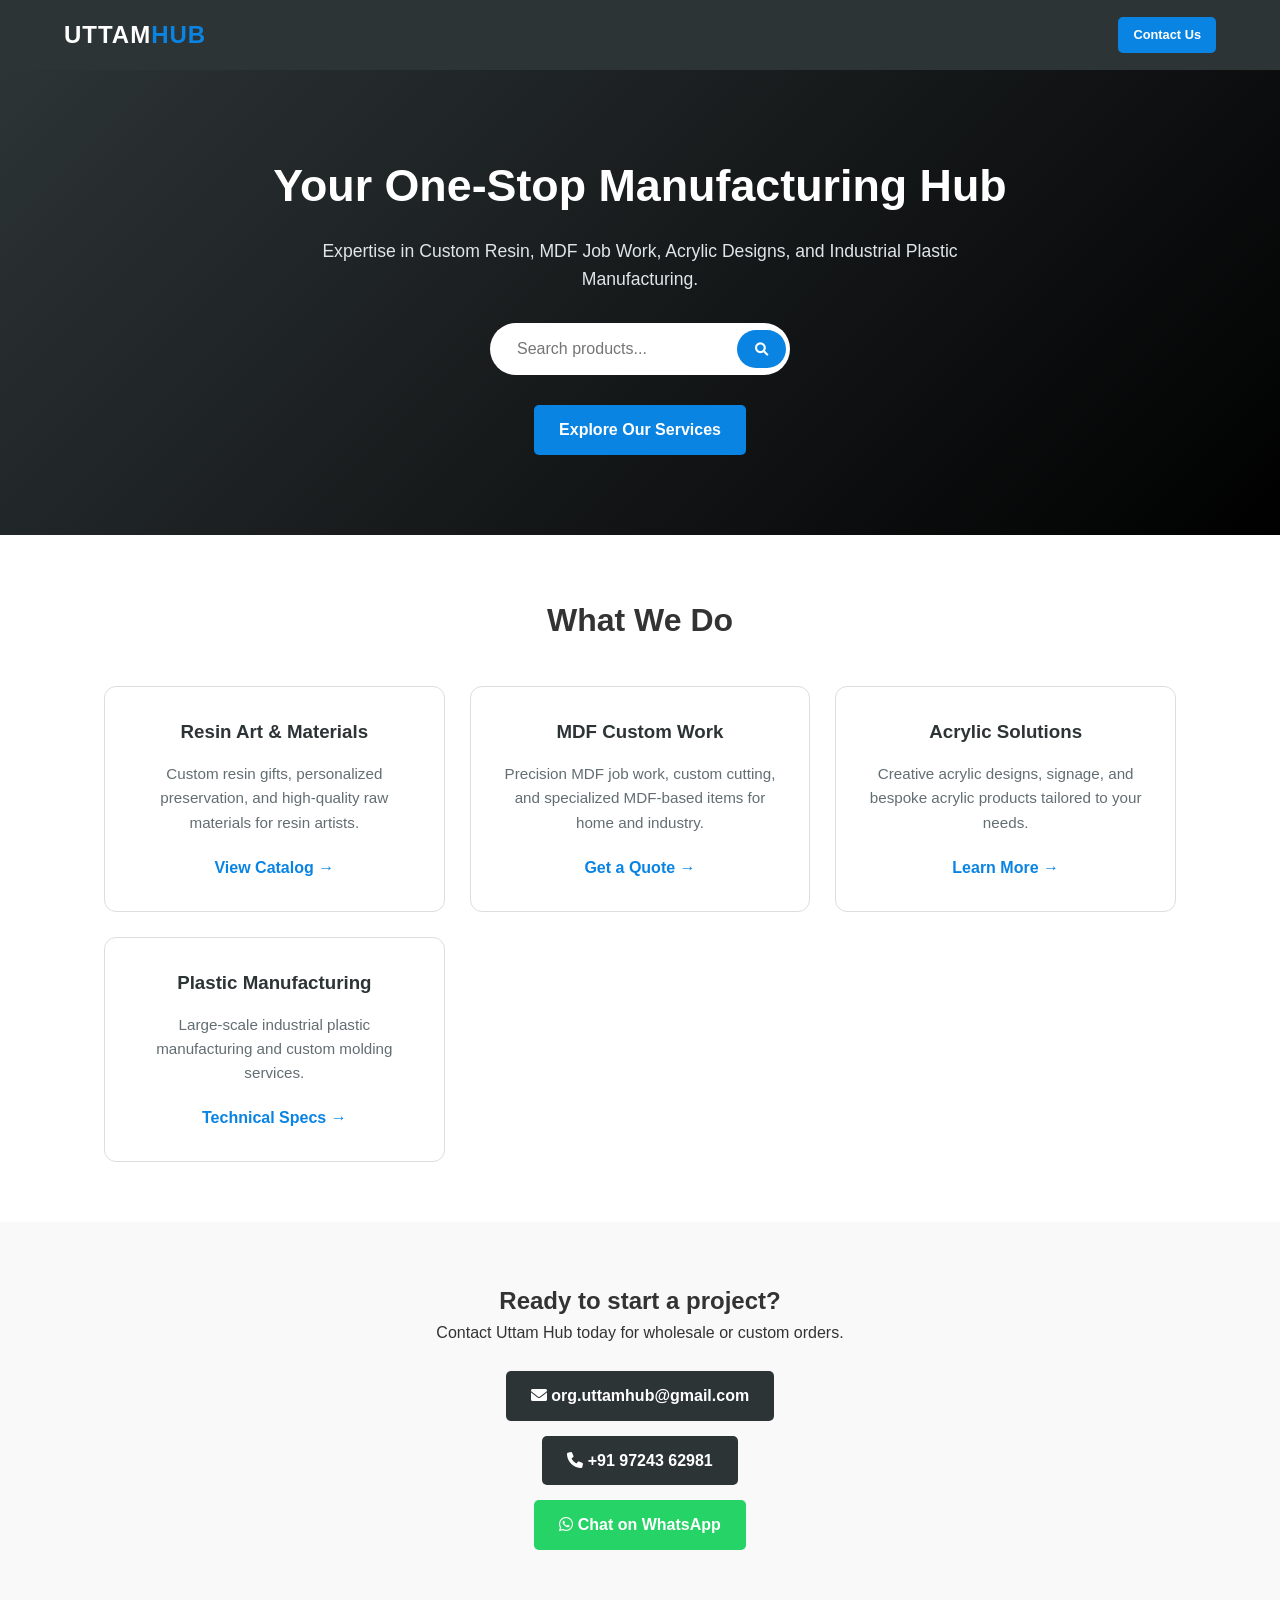
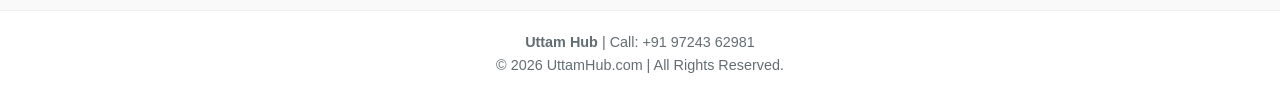
<file: Index.html>
<!DOCTYPE html>
<html lang="en">
<head>
    <meta charset="UTF-8">
    <meta name="viewport" content="width=device-width, initial-scale=1.0">
    <title>Uttam Hub | Manufacturing & Custom Gifts</title>
    <link rel="stylesheet" href="https://cdnjs.cloudflare.com/ajax/libs/font-awesome/6.0.0/css/all.min.css">

    <style>
        /* Modern Styling */
        :root {
            --primary: #2d3436;
            --accent: #0984e3;
            --light: #f9f9f9;
        }

        * { margin: 0; padding: 0; box-sizing: border-box; }
        body { font-family: 'Segoe UI', Roboto, sans-serif; line-height: 1.6; color: #333; background: #fff; }

        /* Header & Nav */
        header { background: var(--primary); color: white; padding: 1rem 5%; display: flex; justify-content: space-between; align-items: center; position: sticky; top: 0; z-index: 1000; }
        .logo { font-size: 1.5rem; font-weight: bold; letter-spacing: 1px; color: #fff; text-decoration: none; }
        .logo span { color: var(--accent); }
        /* Navigation Search Icon */
.nav-search { color: white; margin-right: 20px; cursor: pointer; font-size: 1.2rem; transition: 0.3s; }
.nav-search:hover { color: var(--accent); }

/* Floating Search Bar in Hero */
.search-container {
    margin-top: 20px;
    display: flex;
    justify-content: center;
}

.hero-search {
    display: flex;
    background: white;
    padding: 5px;
    border-radius: 50px;
    width: 300px; /* Not full width */
    transition: 0.4s;
    border: 2px solid transparent;
}

.hero-search:hover {
    width: 350px; /* Expands slightly on hover */
    box-shadow: 0 0 15px var(--accent);
    border-color: var(--accent);
}

.hero-search input {
    border: none;
    outline: none;
    padding: 10px 20px;
    border-radius: 50px;
    flex-grow: 1;
    font-size: 1rem;
}

.hero-search button {
    background: var(--accent);
    border: none;
    color: white;
    padding: 10px 18px;
    border-radius: 50px;
    cursor: pointer;
    transition: 0.3s;
}

.hero-search button:hover {
    background: var(--primary);
}
        /* Hero Section */
        .hero { 
            text-align: center; 
            padding: 80px 20px; 
            background: linear-gradient(135deg, #2d3436 0%, #000000 100%);
            color: white;
        }
        .hero h1 { font-size: 2.8rem; margin-bottom: 15px; }
        .hero p { font-size: 1.1rem; color: #dfe6e9; max-width: 700px; margin: 0 auto 30px; }

        /* Services Grid */
        .services-container { padding: 60px 5%; max-width: 1200px; margin: 0 auto; }
        .section-title { text-align: center; margin-bottom: 40px; font-size: 2rem; }
        
        .grid { display: grid; grid-template-columns: repeat(auto-fit, minmax(280px, 1fr)); gap: 25px; }
        
        .card { 
            background: white; border: 1px solid #ddd; padding: 30px; border-radius: 12px; 
            transition: 0.3s; text-align: center; cursor: pointer;
        }
        .card:hover { transform: translateY(-10px); box-shadow: 0 10px 20px rgba(0,0,0,0.1); border-color: var(--accent); }
        .card h3 { margin-bottom: 15px; color: var(--primary); }
        .card p { font-size: 0.95rem; color: #636e72; margin-bottom: 20px; }

        /* Contact Section */
        .contact { background: var(--light); padding: 60px 5%; text-align: center; }
        .btn { 
            background: var(--accent); color: white; padding: 12px 25px; 
            text-decoration: none; border-radius: 5px; font-weight: bold; display: inline-block;
        }

        footer { padding: 20px; text-align: center; font-size: 0.9rem; color: #636e72; border-top: 1px solid #eee; }

        /* Responsive */
        @media (max-width: 768px) { .hero h1 { font-size: 2rem; } }
    </style>
</head>
<body>

    <header>
    <a href="#" class="logo">UTTAM<span>HUB</span></a>
    <nav style="display: flex; align-items: center;">
        <a href="#contact" class="btn" style="padding: 8px 15px; font-size: 0.8rem;">Contact Us</a>
    </nav>
</header>

   <section class="hero">
    <h1>Your One-Stop Manufacturing Hub</h1>
    <p>Expertise in Custom Resin, MDF Job Work, Acrylic Designs, and Industrial Plastic Manufacturing.</p>
    
    <div class="search-container">
        <form class="hero-search" action="search.html" method="GET">
            <input type="text" name="query" placeholder="Search products...">
            <button type="submit"><i class="fas fa-search"></i></button>
        </form>
    </div>
    
    <a href="#services" class="btn" style="margin-top: 30px;">Explore Our Services</a>
</section>

    <section class="services-container" id="services">
        <h2 class="section-title">What We Do</h2>
        <div class="grid">
            <div class="card">
                <h3>Resin Art & Materials</h3>
                <p>Custom resin gifts, personalized preservation, and high-quality raw materials for resin artists.</p>
                <a href="resin.html" style="color: var(--accent); text-decoration: none; font-weight: bold;">View Catalog →</a>
            </div>

            <div class="card">
                <h3>MDF Custom Work</h3>
                <p>Precision MDF job work, custom cutting, and specialized MDF-based items for home and industry.</p>
                <a href="#" style="color: var(--accent); text-decoration: none; font-weight: bold;">Get a Quote →</a>
            </div>

            <div class="card">
                <h3>Acrylic Solutions</h3>
                <p>Creative acrylic designs, signage, and bespoke acrylic products tailored to your needs.</p>
                <a href="#" style="color: var(--accent); text-decoration: none; font-weight: bold;">Learn More →</a>
            </div>

            <div class="card">
                <h3>Plastic Manufacturing</h3>
                <p>Large-scale industrial plastic manufacturing and custom molding services.</p>
                <a href="#" style="color: var(--accent); text-decoration: none; font-weight: bold;">Technical Specs →</a>
            </div>
        </div>
    </section>

    <section class="contact" id="contact">
        <h2>Ready to start a project?</h2>
        <p style="margin-bottom: 25px;">Contact Uttam Hub today for wholesale or custom orders.</p>
        
        <div style="display: flex; flex-direction: column; gap: 15px; align-items: center;">
            
            <a href="mailto:org.uttamhub@gmail.com" class="btn" style="background: var(--primary);">
                <i class="fas fa-envelope"></i> org.uttamhub@gmail.com
            </a>

            <a href="tel:+919724362981" class="btn" style="background: var(--primary);">
                <i class="fas fa-phone"></i> +91 97243 62981
            </a>

            <a href="https://wa.me/919724362981?text=Interested%20in%20your%20Website" 
               target="_blank" 
               class="btn" 
               style="background: #25D366; border: none;">
                <i class="fab fa-whatsapp"></i> Chat on WhatsApp
            </a>
            
        </div>
    </section>

    <footer>
        <p><strong>Uttam Hub</strong> | Call: +91 97243 62981</p>
        <p>&copy; 2026 UttamHub.com | All Rights Reserved.</p>
    </footer>

</body>
</html>
</file>
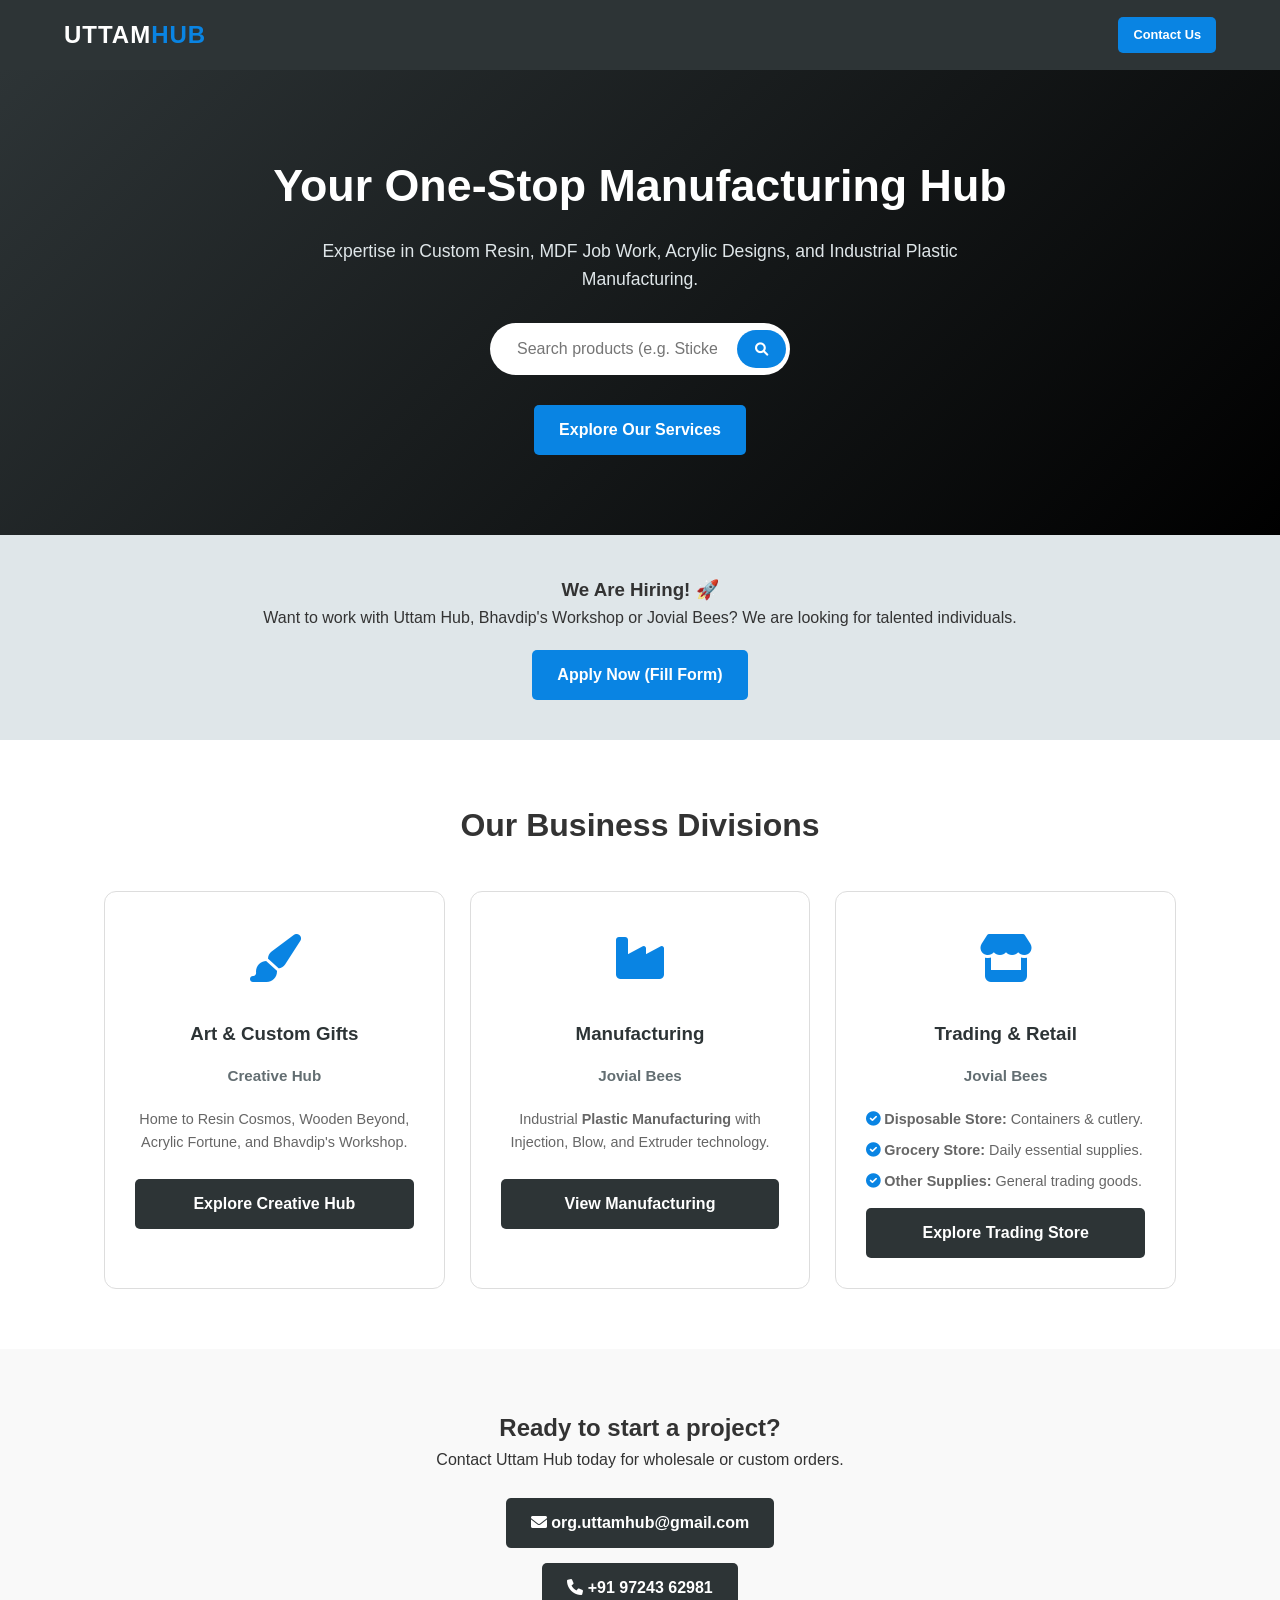
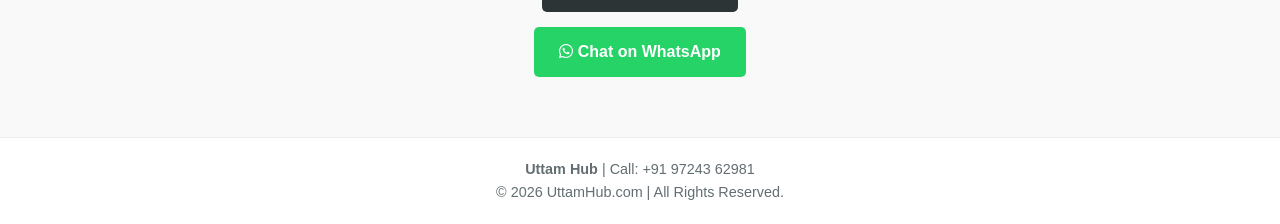
<file: index.html>
<!DOCTYPE html>
<html lang="en">
<head>
    <meta charset="UTF-8">
    <meta name="viewport" content="width=device-width, initial-scale=1.0">
    <title>Uttam Hub | Manufacturing & Custom Gifts</title>
    <link rel="stylesheet" href="https://cdnjs.cloudflare.com/ajax/libs/font-awesome/6.0.0/css/all.min.css">

    <style>
        /* Modern Styling */
        :root {
            --primary: #2d3436;
            --accent: #0984e3;
            --light: #f9f9f9;
        }

        * { margin: 0; padding: 0; box-sizing: border-box; }
        body { font-family: 'Segoe UI', Roboto, sans-serif; line-height: 1.6; color: #333; background: #fff; }

        /* Header & Nav */
        header { background: var(--primary); color: white; padding: 1rem 5%; display: flex; justify-content: space-between; align-items: center; position: sticky; top: 0; z-index: 1000; }
        .logo { font-size: 1.5rem; font-weight: bold; letter-spacing: 1px; color: #fff; text-decoration: none; }
        .logo span { color: var(--accent); }
        /* Navigation Search Icon */
.nav-search { color: white; margin-right: 20px; cursor: pointer; font-size: 1.2rem; transition: 0.3s; }
.nav-search:hover { color: var(--accent); }

/* Floating Search Bar in Hero */
.search-container {
    margin-top: 20px;
    display: flex;
    justify-content: center;
}

.hero-search {
    display: flex;
    background: white;
    padding: 5px;
    border-radius: 50px;
    width: 300px; /* Not full width */
    transition: 0.4s;
    border: 2px solid transparent;
}

.hero-search:hover {
    width: 350px; /* Expands slightly on hover */
    box-shadow: 0 0 15px var(--accent);
    border-color: var(--accent);
}

.hero-search input {
    border: none;
    outline: none;
    padding: 10px 20px;
    border-radius: 50px;
    flex-grow: 1;
    font-size: 1rem;
}

.hero-search button {
    background: var(--accent);
    border: none;
    color: white;
    padding: 10px 18px;
    border-radius: 50px;
    cursor: pointer;
    transition: 0.3s;
}

.hero-search button:hover {
    background: var(--primary);
}
        /* Hero Section */
        .hero { 
            text-align: center; 
            padding: 80px 20px; 
            background: linear-gradient(135deg, #2d3436 0%, #000000 100%);
            color: white;
        }
        .hero h1 { font-size: 2.8rem; margin-bottom: 15px; }
        .hero p { font-size: 1.1rem; color: #dfe6e9; max-width: 700px; margin: 0 auto 30px; }

        /* Services Grid */
        .services-container { padding: 60px 5%; max-width: 1200px; margin: 0 auto; }
        .section-title { text-align: center; margin-bottom: 40px; font-size: 2rem; }
        
        .grid { display: grid; grid-template-columns: repeat(auto-fit, minmax(280px, 1fr)); gap: 25px; }
        
        .card { 
            background: white; border: 1px solid #ddd; padding: 30px; border-radius: 12px; 
            transition: 0.3s; text-align: center; cursor: pointer;
        }
        .card:hover { transform: translateY(-10px); box-shadow: 0 10px 20px rgba(0,0,0,0.1); border-color: var(--accent); }
        .card h3 { margin-bottom: 15px; color: var(--primary); }
        .card p { font-size: 0.95rem; color: #636e72; margin-bottom: 20px; }

        /* Contact Section */
        .contact { background: var(--light); padding: 60px 5%; text-align: center; }
        .btn { 
            background: var(--accent); color: white; padding: 12px 25px; 
            text-decoration: none; border-radius: 5px; font-weight: bold; display: inline-block;
        }

        footer { padding: 20px; text-align: center; font-size: 0.9rem; color: #636e72; border-top: 1px solid #eee; }

        /* Responsive */
        @media (max-width: 768px) { .hero h1 { font-size: 2rem; } }
    </style>
</head>
<body>

    <header>
    <a href="#" class="logo">UTTAM<span>HUB</span></a>
    <nav style="display: flex; align-items: center;">
        <a href="#contact" class="btn" style="padding: 8px 15px; font-size: 0.8rem;">Contact Us</a>
    </nav>
</header>

   <section class="hero">
    <h1>Your One-Stop Manufacturing Hub</h1>
    <p>Expertise in Custom Resin, MDF Job Work, Acrylic Designs, and Industrial Plastic Manufacturing.</p>
    
    <div class="search-container">
        <form class="hero-search" action="search.html" method="GET">
    <input type="text" name="query" placeholder="Search products (e.g. Stickers, Pipes, Resin)...">
    <button type="submit"><i class="fas fa-search"></i></button>
    </form>
    </div>
    
    <a href="#services" class="btn" style="margin-top: 30px;">Explore Our Services</a>
    </section>
    
    <section style="background: #dfe6e9; padding: 40px 5%; text-align: center;">
    <h3>We Are Hiring! 🚀</h3>
    <p style="margin-bottom: 20px;">Want to work with Uttam Hub, Bhavdip's Workshop or Jovial Bees? We are looking for talented individuals.</p>
    <a href="https://docs.google.com/forms/d/e/1FAIpQLSeQixLw1f4RuIjgusmcOWYZ4H0GjCxbtV6_PpMHyD0b1TOPxA/viewform?usp=header" target="_blank" class="btn" style="background: var(--accent);">Apply Now (Fill Form)</a>
    </section>

    <section class="services-container" id="services">
        <h2 class="section-title">Our Business Divisions</h2>
        
        <div class="grid">
            <div class="card">
                <div style="font-size: 3rem; color: var(--accent); margin-bottom: 20px;">
                    <i class="fas fa-paint-brush"></i>
                </div>
                <h3>Art & Custom Gifts</h3>
                <p><strong>Creative Hub</strong></p>
                <p style="font-size: 0.9rem; color: #666; margin-top: 10px;">Home to Resin Cosmos, Wooden Beyond, Acrylic Fortune, and Bhavdip's Workshop.</p>
                <div style="margin-top: 25px;">
                    <a href="creative-hub.html" class="btn" style="width: 100%; background: var(--primary); color: white; text-decoration: none; display: inline-block; padding: 12px; border-radius: 5px; font-weight: bold; text-align: center;">Explore Creative Hub</a>
                </div>
            </div>

            <div class="card">
                <div style="font-size: 3rem; color: var(--accent); margin-bottom: 20px;">
                    <i class="fas fa-industry"></i>
                </div>
                <h3>Manufacturing</h3>
                <p><strong>Jovial Bees</strong></p>
                <p style="font-size: 0.9rem; color: #666; margin-top: 10px;">Industrial <strong>Plastic Manufacturing</strong> with Injection, Blow, and Extruder technology.</p>
                <div style="margin-top: 25px;">
                    <a href="manufacturing.html" class="btn" style="width: 100%; background: var(--primary); color: white; text-decoration: none; display: inline-block; padding: 12px; border-radius: 5px; font-weight: bold; text-align: center;">View Manufacturing</a>
                </div>
            </div>

            <div class="card">
                <div style="font-size: 3rem; color: var(--accent); margin-bottom: 20px;">
                    <i class="fas fa-store"></i>
                </div>
                <h3>Trading & Retail</h3>
                <p><strong>Jovial Bees</strong></p>
                
                <div style="text-align: left; margin: 15px 0; font-size: 0.9rem; color: #666;">
                    <ul style="list-style: none; padding: 0;">
                        <li style="margin-bottom: 8px;"><i class="fas fa-check-circle" style="color: var(--accent);"></i> <strong>Disposable Store:</strong> Containers & cutlery.</li>
                        <li style="margin-bottom: 8px;"><i class="fas fa-check-circle" style="color: var(--accent);"></i> <strong>Grocery Store:</strong> Daily essential supplies.</li>
                        <li style="margin-bottom: 8px;"><i class="fas fa-check-circle" style="color: var(--accent);"></i> <strong>Other Supplies:</strong> General trading goods.</li>
                    </ul>
                </div>

                <div style="margin-top: 15px;">
                    <a href="trading.html" class="btn" style="width: 100%; background: var(--primary); color: white; text-decoration: none; display: inline-block; padding: 12px; border-radius: 5px; font-weight: bold; text-align: center;">Explore Trading Store</a>
                </div>
            </div>
        </div>
    </section>

    <section class="contact" id="contact">
        <h2>Ready to start a project?</h2>
        <p style="margin-bottom: 25px;">Contact Uttam Hub today for wholesale or custom orders.</p>
        
        <div style="display: flex; flex-direction: column; gap: 15px; align-items: center;">
            
            <a href="mailto:org.uttamhub@gmail.com" class="btn" style="background: var(--primary);">
                <i class="fas fa-envelope"></i> org.uttamhub@gmail.com
            </a>

            <a href="tel:+919724362981" class="btn" style="background: var(--primary);">
                <i class="fas fa-phone"></i> +91 97243 62981
            </a>

            <a href="https://wa.me/919724362981?text=Interested%20in%20your%20Website" 
               target="_blank" 
               class="btn" 
               style="background: #25D366; border: none;">
                <i class="fab fa-whatsapp"></i> Chat on WhatsApp
            </a>
            
        </div>
    </section>

    <footer>
        <p><strong>Uttam Hub</strong> | Call: +91 97243 62981</p>
        <p>&copy; 2026 UttamHub.com | All Rights Reserved.</p>
    </footer>

</body>
</html>
</file>
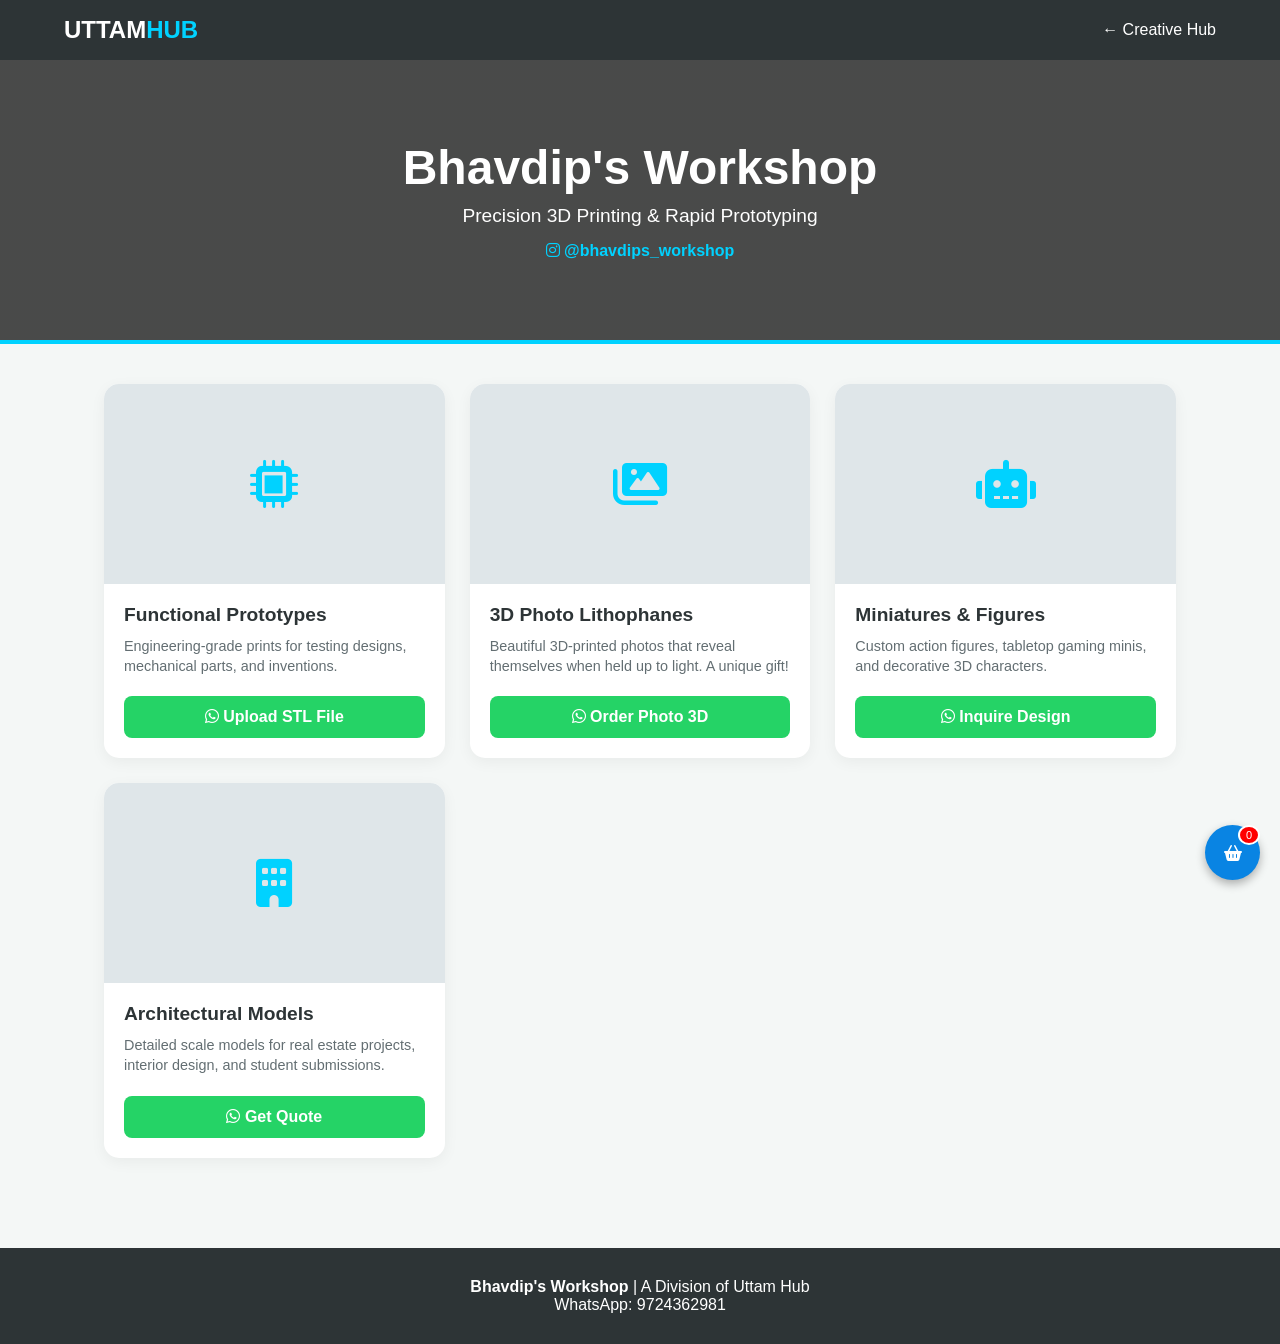
<file: 3d-printing.html>
<!DOCTYPE html>
<html lang="en">
<head>
    <meta charset="UTF-8">
    <meta name="viewport" content="width=device-width, initial-scale=1.0">
    <title>3D Printing | Bhavdip's Workshop</title>
    <link rel="stylesheet" href="https://cdnjs.cloudflare.com/ajax/libs/font-awesome/6.0.0/css/all.min.css">
    <style>
        :root { --primary: #2d3436; --accent: #00d2ff; --whatsapp: #25D366; --bg: #f4f7f6; }
        * { margin: 0; padding: 0; box-sizing: border-box; }
        body { font-family: 'Segoe UI', sans-serif; background: var(--bg); color: #333; }

        /* Consistent Dark Header */
        header { background: var(--primary); color: white; padding: 1rem 5%; display: flex; justify-content: space-between; align-items: center; position: sticky; top: 0; z-index: 1000; }
        .logo { font-size: 1.5rem; font-weight: bold; color: #fff; text-decoration: none; }
        .logo span { color: var(--accent); }

        /* Brand Banner with Tech Image */
        .brand-banner { 
            background: linear-gradient(rgba(0, 0, 0, 0.7), rgba(0, 0, 0, 0.7)), 
                        url('https://images.unsplash.com/photo-1581092160562-40aa08e78837?auto=format&fit=crop&w=1350&q=80');
            background-size: cover; background-position: center;
            color: white; padding: 80px 5%; text-align: center;
            border-bottom: 4px solid var(--accent);
        }

        .container { padding: 40px 5%; max-width: 1200px; margin: 0 auto; }
        .product-grid { display: grid; grid-template-columns: repeat(auto-fit, minmax(280px, 1fr)); gap: 25px; }

        /* Standardized Card Style */
        .product-card { background: white; border-radius: 15px; overflow: hidden; box-shadow: 0 4px 15px rgba(0,0,0,0.05); transition: 0.3s; display: flex; flex-direction: column; }
        .product-card:hover { transform: translateY(-5px); box-shadow: 0 8px 25px rgba(0,0,0,0.1); }
        
        .product-img { width: 100%; height: 200px; background: #dfe6e9; display: flex; align-items: center; justify-content: center; font-size: 3rem; color: var(--accent); }
        
        .product-info { padding: 20px; flex-grow: 1; display: flex; flex-direction: column; }
        .product-info h4 { color: var(--primary); margin-bottom: 10px; font-size: 1.2rem; }
        .product-info p { font-size: 0.9rem; color: #636e72; margin-bottom: 20px; line-height: 1.4; }

        .buy-btn { 
            display: block; text-align: center; background: var(--whatsapp); color: white; 
            text-decoration: none; padding: 12px; border-radius: 8px; font-weight: bold; margin-top: auto;
        }

        footer { padding: 30px; text-align: center; background: var(--primary); color: white; margin-top: 50px; }
    </style>
</head>
<body>

    <header>
        <a href="index.html" class="logo">UTTAM<span>HUB</span></a>
        <nav><a href="creative-hub.html" style="color: white; text-decoration: none;">← Creative Hub</a></nav>
    </header>

    <div class="brand-banner">
        <h1 style="font-size: 3rem;">Bhavdip's Workshop</h1>
        <p style="font-size: 1.2rem; margin-top: 10px;">Precision 3D Printing & Rapid Prototyping</p>
        <a href="https://instagram.com/bhavdips_workshop" target="_blank" style="color: var(--accent); text-decoration: none; font-weight: bold; display: inline-block; margin-top: 15px;">
            <i class="fab fa-instagram"></i> @bhavdips_workshop
        </a>
    </div>

    <div class="container">
        <div class="product-grid">
            
            <div class="product-card">
                <div class="product-img"><i class="fas fa-microchip"></i></div>
                <div class="product-info">
                    <h4>Functional Prototypes</h4>
                    <p>Engineering-grade prints for testing designs, mechanical parts, and inventions.</p>
                    <a href="https://wa.me/919724362981?text=Hi%20Bhavdip,%20I%20have%20an%20STL%20file%20for%203D%20Printing" class="buy-btn">
                        <i class="fab fa-whatsapp"></i> Upload STL File
                    </a>
                </div>
            </div>

            <div class="product-card">
                <div class="product-img"><i class="fas fa-images"></i></div>
                <div class="product-info">
                    <h4>3D Photo Lithophanes</h4>
                    <p>Beautiful 3D-printed photos that reveal themselves when held up to light. A unique gift!</p>
                    <a href="https://wa.me/919724362981?text=Hi%20Bhavdip,%20I%20want%20to%20order%20a%20Custom%203D%20Lithophane" class="buy-btn">
                        <i class="fab fa-whatsapp"></i> Order Photo 3D
                    </a>
                </div>
            </div>

            <div class="product-card">
                <div class="product-img"><i class="fas fa-robot"></i></div>
                <div class="product-info">
                    <h4>Miniatures & Figures</h4>
                    <p>Custom action figures, tabletop gaming minis, and decorative 3D characters.</p>
                    <a href="https://wa.me/919724362981?text=Hi%20Bhavdip,%20I%20want%20to%20print%20a%203D%20Figure" class="buy-btn">
                        <i class="fab fa-whatsapp"></i> Inquire Design
                    </a>
                </div>
            </div>

            <div class="product-card">
                <div class="product-img"><i class="fas fa-building"></i></div>
                <div class="product-info">
                    <h4>Architectural Models</h4>
                    <p>Detailed scale models for real estate projects, interior design, and student submissions.</p>
                    <a href="https://wa.me/919724362981?text=Hi%20Bhavdip,%20I%20need%20a%20quote%20for%20an%20Architectural%20Model" class="buy-btn">
                        <i class="fab fa-whatsapp"></i> Get Quote
                    </a>
                </div>
            </div>

        </div>
    </div>

    <footer>
        <p><strong>Bhavdip's Workshop</strong> | A Division of Uttam Hub</p>
        <p>WhatsApp: 9724362981</p>
    </footer>
    <script src="cart.js"></script>
</body>

</html>
</file>
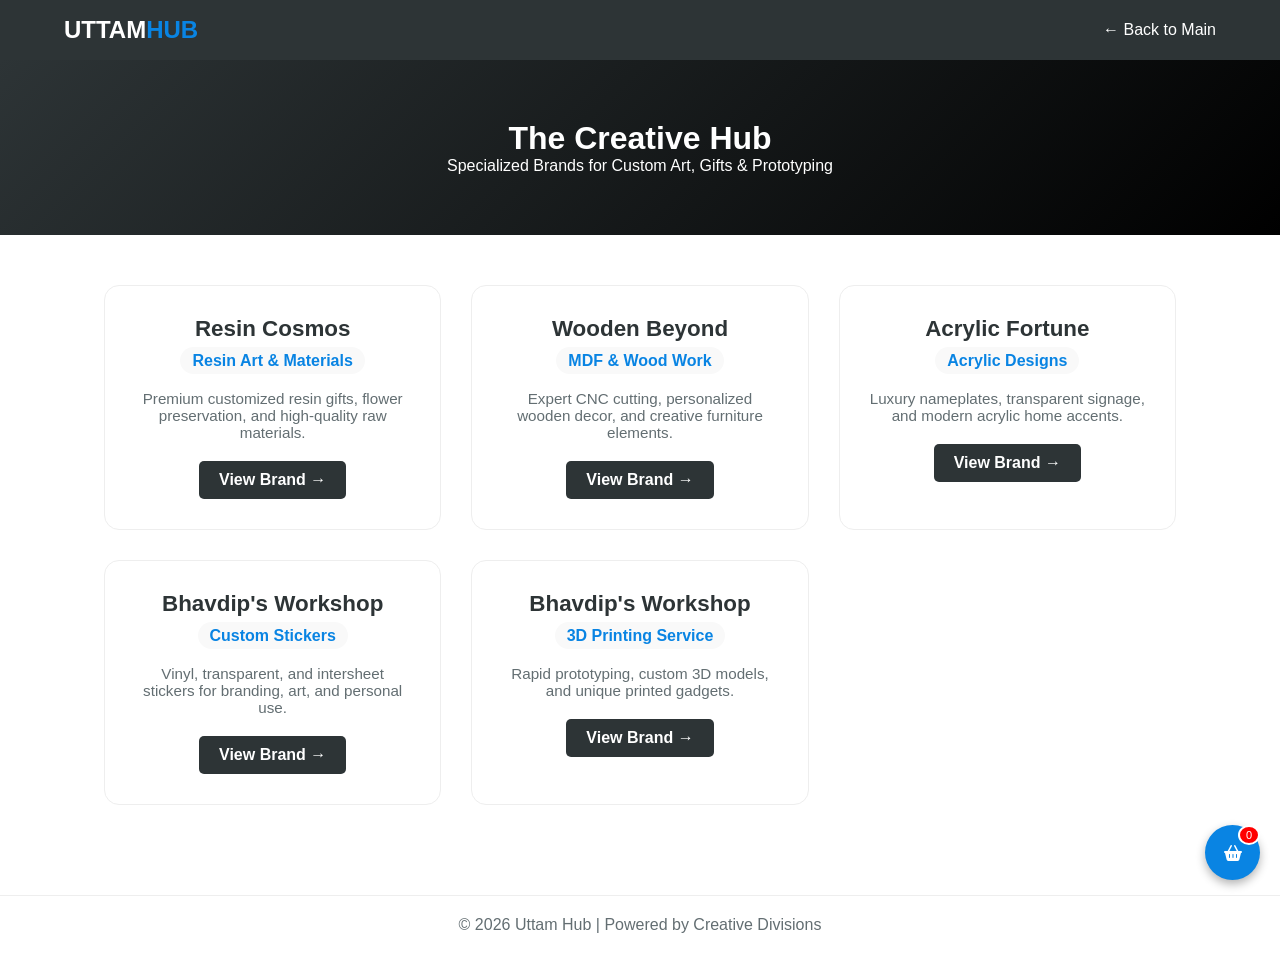
<file: creative-hub.html>
<!DOCTYPE html>
<html lang="en">
<head>
    <meta charset="UTF-8">
    <meta name="viewport" content="width=device-width, initial-scale=1.0">
    <title>Creative Hub | Uttam Hub</title>
    <link rel="stylesheet" href="https://cdnjs.cloudflare.com/ajax/libs/font-awesome/6.0.0/css/all.min.css">
    <style>
        :root { --primary: #2d3436; --accent: #0984e3; --light: #f9f9f9; }
        * { margin: 0; padding: 0; box-sizing: border-box; }
        body { font-family: 'Segoe UI', sans-serif; background: #fff; color: #333; }

        /* Header Match */
        header { background: var(--primary); color: white; padding: 1rem 5%; display: flex; justify-content: space-between; align-items: center; position: sticky; top: 0; z-index: 1000; }
        .logo { font-size: 1.5rem; font-weight: bold; color: #fff; text-decoration: none; }
        .logo span { color: var(--accent); }

        .hub-hero { background: linear-gradient(135deg, #2d3436 0%, #000000 100%); color: white; padding: 60px 5%; text-align: center; }
        
        .container { padding: 50px 5%; max-width: 1200px; margin: 0 auto; }
        .brand-grid { display: grid; grid-template-columns: repeat(auto-fit, minmax(300px, 1fr)); gap: 30px; }

        /* Brand Cards */
        .brand-card { 
            background: white; border: 1px solid #eee; border-radius: 15px; padding: 30px; 
            text-align: center; transition: 0.3s; position: relative; overflow: hidden;
        }
        .brand-card:hover { transform: translateY(-10px); border-color: var(--accent); box-shadow: 0 10px 30px rgba(0,0,0,0.1); }
        
        .brand-name { font-size: 1.4rem; color: var(--primary); margin-bottom: 10px; font-weight: bold; }
        .material-tag { font-size: 1rem; background: var(--light); color: var(--accent); padding: 5px 12px; border-radius: 20px; font-weight: bold; }
        
        .brand-card p { margin: 20px 0; color: #636e72; font-size: 0.95rem; }
        
        .btn-visit { 
            display: inline-block; background: var(--primary); color: white; 
            padding: 10px 20px; text-decoration: none; border-radius: 5px; font-weight: bold; transition: 0.3s;
        }
        .brand-card:hover .btn-visit { background: var(--accent); }

        footer { padding: 20px; text-align: center; border-top: 1px solid #eee; margin-top: 40px; color: #636e72; }
    </style>
</head>
<body>

    <header>
        <a href="index.html" class="logo">UTTAM<span>HUB</span></a>
        <nav><a href="index.html" style="color: white; text-decoration: none;">← Back to Main</a></nav>
    </header>

    <div class="hub-hero">
        <h1>The Creative Hub</h1>
        <p>Specialized Brands for Custom Art, Gifts & Prototyping</p>
    </div>

    <div class="container">
        <div class="brand-grid">
            
            <div class="brand-card">
                <div class="brand-name">Resin Cosmos</div>
                <span class="material-tag">Resin Art & Materials</span>
                <p>Premium customized resin gifts, flower preservation, and high-quality raw materials.</p>
                <a href="resin.html" class="btn-visit">View Brand →</a>
            </div>

            <div class="brand-card">
                <div class="brand-name">Wooden Beyond</div>
                <span class="material-tag">MDF & Wood Work</span>
                <p>Expert CNC cutting, personalized wooden decor, and creative furniture elements.</p>
                <a href="wooden-beyond.html" class="btn-visit">View Brand →</a>
            </div>

            <div class="brand-card">
                <div class="brand-name">Acrylic Fortune</div>
                <span class="material-tag">Acrylic Designs</span>
                <p>Luxury nameplates, transparent signage, and modern acrylic home accents.</p>
                <a href="acrylic-fortune.html" class="btn-visit">View Brand →</a>
            </div>

            <div class="brand-card">
                <div class="brand-name">Bhavdip's Workshop</div>
                <span class="material-tag">Custom Stickers</span>
                <p>Vinyl, transparent, and intersheet stickers for branding, art, and personal use.</p>
                <a href="stickers.html" class="btn-visit">View Brand →</a>
            </div>

            <div class="brand-card">
                <div class="brand-name">Bhavdip's Workshop</div>
                <span class="material-tag">3D Printing Service</span>
                <p>Rapid prototyping, custom 3D models, and unique printed gadgets.</p>
                <a href="3d-printing.html" class="btn-visit">View Brand →</a>
            </div>

        </div>
    </div>

    <footer>
        <p>&copy; 2026 Uttam Hub | Powered by Creative Divisions</p>
    </footer>
    <script src="cart.js"></script>
</body>

</html>
</file>
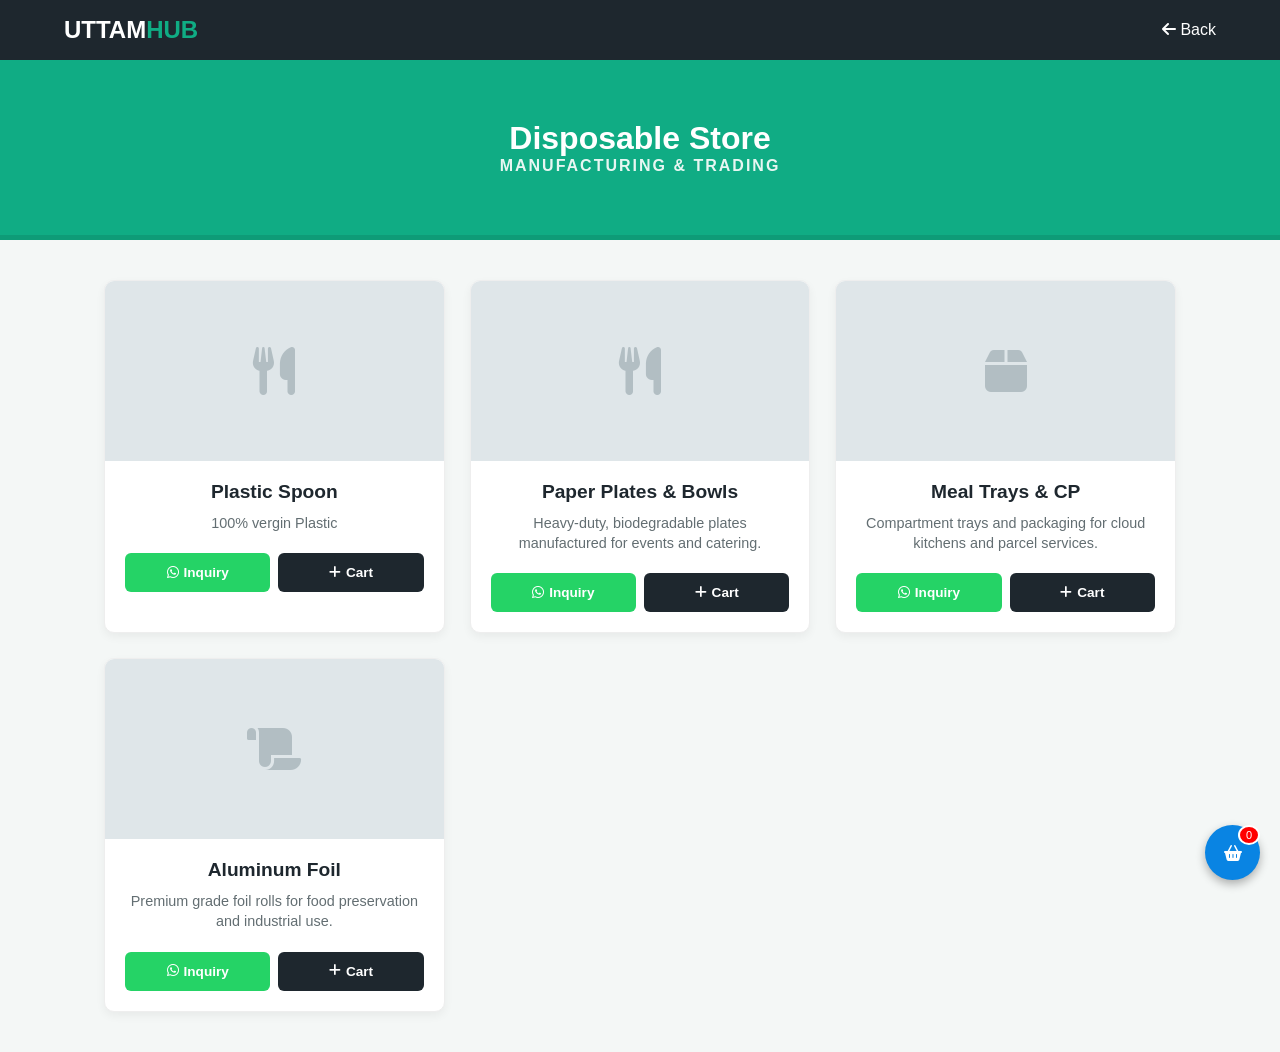
<file: disposable-store.html>
<!DOCTYPE html>
<html lang="en">
<head>
    <meta charset="UTF-8">
    <meta name="viewport" content="width=device-width, initial-scale=1.0">
    <title>Disposable Store | Jovial Bees</title>
    <link rel="stylesheet" href="https://cdnjs.cloudflare.com/ajax/libs/font-awesome/6.0.0/css/all.min.css">
    <style>
        :root { --primary: #1e272e; --accent: #10ac84; --bg: #f4f7f6; }
        * { margin: 0; padding: 0; box-sizing: border-box; }
        body { font-family: 'Segoe UI', sans-serif; background: var(--bg); }

        header { background: var(--primary); color: white; padding: 1rem 5%; display: flex; justify-content: space-between; align-items: center; position: sticky; top: 0; z-index: 1000; }
        .logo { font-size: 1.5rem; font-weight: bold; color: #fff; text-decoration: none; }
        .logo span { color: var(--accent); }
        
        .hero { background: var(--accent); color: white; padding: 60px 5%; text-align: center; border-bottom: 5px solid rgba(0,0,0,0.1); }
        
        .container { padding: 40px 5%; max-width: 1200px; margin: 0 auto; }
        .product-grid { display: grid; grid-template-columns: repeat(auto-fit, minmax(280px, 1fr)); gap: 25px; }
        
        .card { background: white; border-radius: 10px; overflow: hidden; box-shadow: 0 4px 10px rgba(0,0,0,0.05); transition: 0.3s; border: 1px solid #eee; display: flex; flex-direction: column; }
        .card:hover { transform: translateY(-5px); }
        .product-img { height: 180px; background: #dfe6e9; display: flex; align-items: center; justify-content: center; color: #b2bec3; font-size: 3rem; }
        
        .product-info { padding: 20px; text-align: center; flex-grow: 1; }
        .product-info h4 { margin-bottom: 10px; color: var(--primary); font-size: 1.2rem; }
        .product-info p { font-size: 0.9rem; color: #636e72; margin-bottom: 20px; line-height: 1.4; }

        .btn-group { display: flex; gap: 8px; margin-top: auto; }
        .btn { flex: 1; padding: 12px; border-radius: 6px; text-decoration: none; font-weight: bold; font-size: 0.85rem; border: none; cursor: pointer; transition: 0.3s; display: flex; align-items: center; justify-content: center; gap: 5px; }
        .btn-wa { background: #25D366; color: white; }
        .btn-cart { background: var(--primary); color: white; }
        .btn:hover { opacity: 0.9; }
    </style>
</head>
<body>

    <header>
        <a href="index.html" class="logo">UTTAM<span>HUB</span></a>
        <nav><a href="jovial-bees.html" style="color: white; text-decoration: none;"><i class="fas fa-arrow-left"></i> Back</a></nav>
    </header>

    <div class="hero">
        <h1>Disposable Store</h1>
        <p style="text-transform: uppercase; letter-spacing: 2px; font-weight: bold; opacity: 0.9;">Manufacturing & Trading</p>
    </div>

    <div class="container">
        <div class="product-grid">

            <div class="card">
                <div class="product-img"><i class="fas fa-utensils"></i></div>
                <div class="product-info">
                    <h4>Plastic Spoon</h4>
                    <p>100% vergin Plastic</p>
                    <div class="btn-group">
                        <a href="https://wa.me/919724362981?text=Hi%20Jovial%20Bees,%20I%20am%20inquiring%20about%20Plastic%spoon" class="btn btn-wa"><i class="fab fa-whatsapp"></i> Inquiry</a>
                        <button onclick="addToCart('Jovial Bees', 'Spoon(Bulk)')" class="btn btn-cart"><i class="fas fa-plus"></i> Cart</button>
                    </div>
                </div>
            </div>
            
            <div class="card">
                <div class="product-img"><i class="fas fa-utensils"></i></div>
                <div class="product-info">
                    <h4>Paper Plates & Bowls</h4>
                    <p>Heavy-duty, biodegradable plates manufactured for events and catering.</p>
                    <div class="btn-group">
                        <a href="https://wa.me/919724362981?text=Hi%20Jovial%20Bees,%20I%20am%20inquiring%20about%20Paper%20Plates" class="btn btn-wa"><i class="fab fa-whatsapp"></i> Inquiry</a>
                        <button onclick="addToCart('Jovial Bees', 'Paper Plates (Bulk)')" class="btn btn-cart"><i class="fas fa-plus"></i> Cart</button>
                    </div>
                </div>
            </div>

            <div class="card">
                <div class="product-img"><i class="fas fa-box"></i></div>
                <div class="product-info">
                    <h4>Meal Trays & CP</h4>
                    <p>Compartment trays and packaging for cloud kitchens and parcel services.</p>
                    <div class="btn-group">
                        <a href="https://wa.me/919724362981?text=Hi%20Jovial%20Bees,%20I%20need%20details%20for%20Meal%20Trays" class="btn btn-wa"><i class="fab fa-whatsapp"></i> Inquiry</a>
                        <button onclick="addToCart('Jovial Bees', 'Meal Trays')" class="btn btn-cart"><i class="fas fa-plus"></i> Cart</button>
                    </div>
                </div>
            </div>

            <div class="card">
                <div class="product-img"><i class="fas fa-scroll"></i></div>
                <div class="product-info">
                    <h4>Aluminum Foil</h4>
                    <p>Premium grade foil rolls for food preservation and industrial use.</p>
                    <div class="btn-group">
                        <a href="https://wa.me/919724362981?text=Hi%20Jovial%20Bees,%20I%20am%20interested%20in%20Aluminum%20Foil%20Bulk" class="btn btn-wa"><i class="fab fa-whatsapp"></i> Inquiry</a>
                        <button onclick="addToCart('Jovial Bees', 'Aluminum Foil Roll')" class="btn btn-cart"><i class="fas fa-plus"></i> Cart</button>
                    </div>
                </div>
            </div>

        </div>
    </div>

    <script src="cart.js"></script>
</body>
</html>
</file>
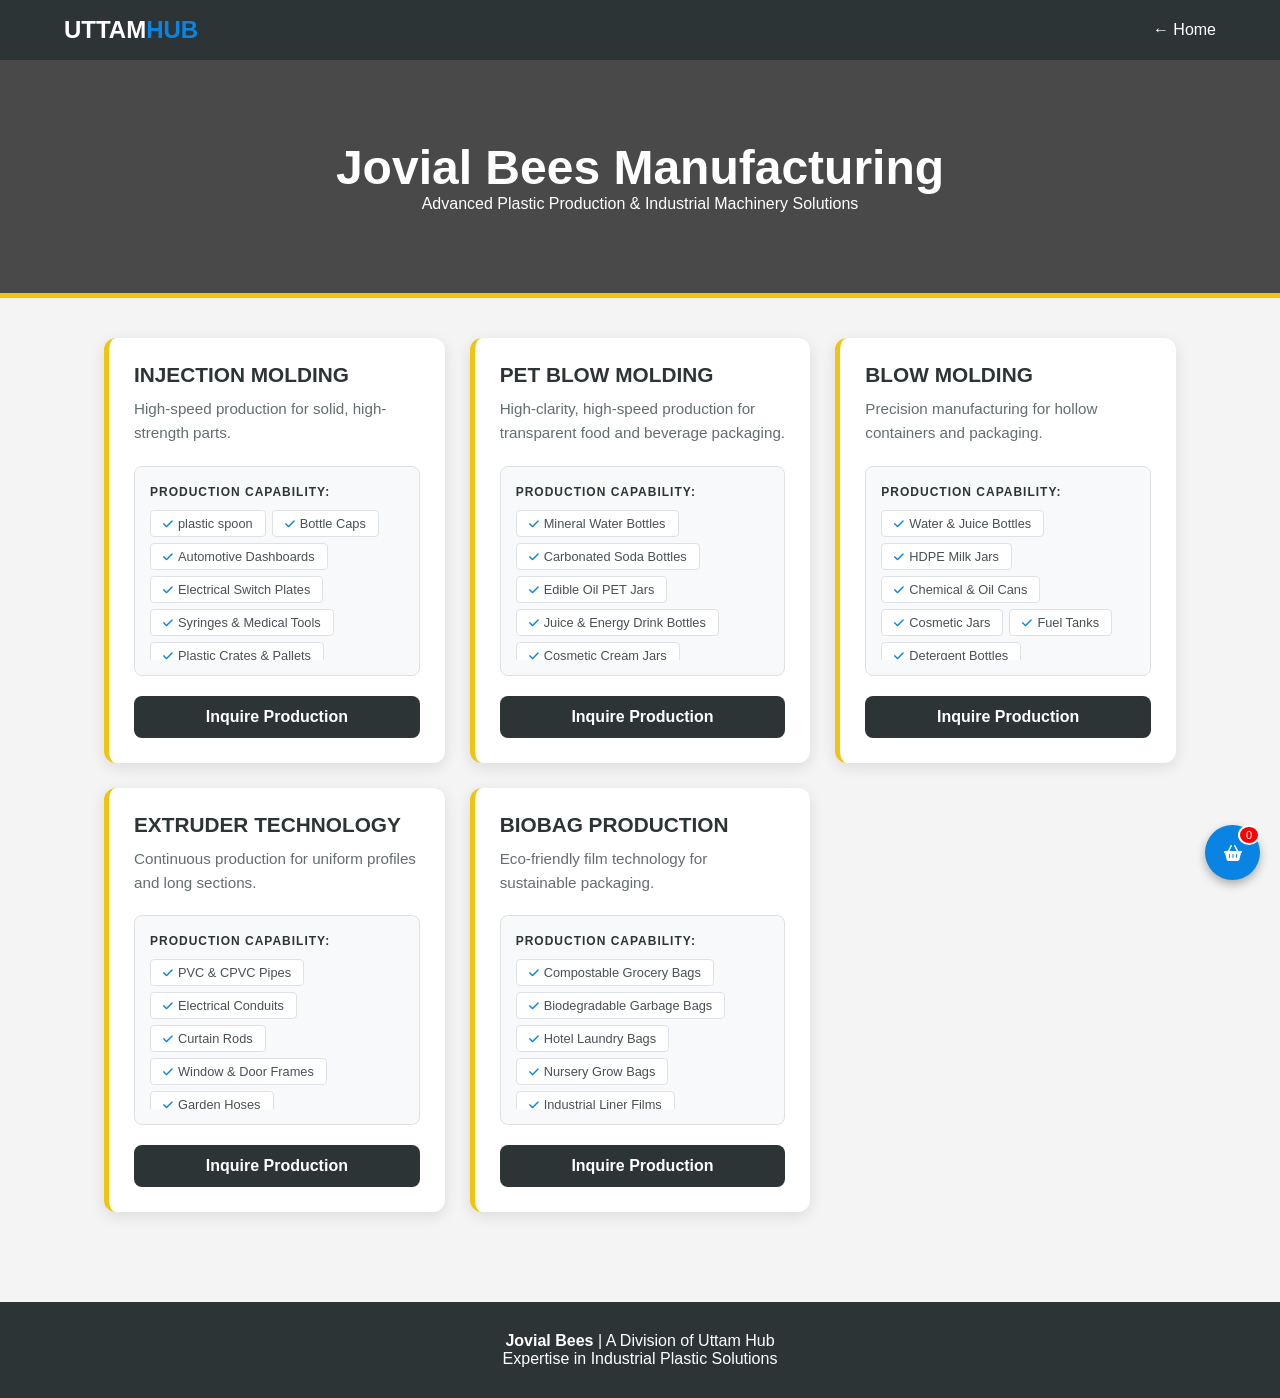
<file: manufacturing.html>
<!DOCTYPE html>
<html lang="en">
<head>
    <meta charset="UTF-8">
    <meta name="viewport" content="width=device-width, initial-scale=1.0">
    <title>Manufacturing | Jovial Bees</title>
    <link rel="stylesheet" href="https://cdnjs.cloudflare.com/ajax/libs/font-awesome/6.0.0/css/all.min.css">
    <style>
        :root { --primary: #2d3436; --accent: #0984e3; --whatsapp: #25D366; --industrial: #f1c40f; }
        * { margin: 0; padding: 0; box-sizing: border-box; }
        body { font-family: 'Segoe UI', sans-serif; background: #f4f4f4; color: #333; }

        header { background: var(--primary); color: white; padding: 1rem 5%; display: flex; justify-content: space-between; align-items: center; position: sticky; top: 0; z-index: 1000; }
        .logo { font-size: 1.5rem; font-weight: bold; color: #fff; text-decoration: none; }
        .logo span { color: var(--accent); }

        .brand-banner { 
            background: linear-gradient(rgba(0,0,0,0.7), rgba(0,0,0,0.7)), url('https://images.unsplash.com/photo-1581091226825-a6a2a5aee158?auto=format&fit=crop&w=1350&q=80');
            background-size: cover; background-position: center;
            color: white; padding: 80px 5%; text-align: center; border-bottom: 5px solid var(--industrial);
        }

        .container { padding: 40px 5%; max-width: 1200px; margin: 0 auto; }
        .machine-grid { display: grid; grid-template-columns: repeat(auto-fit, minmax(280px, 1fr)); gap: 25px; }

        .machine-card { background: white; border-radius: 12px; overflow: hidden; border-left: 5px solid var(--industrial); box-shadow: 0 4px 15px rgba(0,0,0,0.1); }
        
        .machine-info { padding: 25px; }
        .machine-info h4 { font-size: 1.3rem; color: var(--primary); margin-bottom: 10px; text-transform: uppercase; }
        .machine-info p { font-size: 0.95rem; color: #636e72; margin-bottom: 20px; line-height: 1.6; }

        .spec-list { list-style: none; margin-bottom: 20px; background: #f9f9f9; padding: 15px; border-radius: 8px; }
        .spec-list li { font-size: 0.85rem; margin-bottom: 5px; display: flex; justify-content: space-between; }
        .spec-list li span { font-weight: bold; color: var(--accent); }

        .buy-btn { 
            display: block; text-align: center; background: var(--primary); color: white; 
            text-decoration: none; padding: 12px; border-radius: 8px; font-weight: bold;
        }
        .buy-btn:hover { background: var(--accent); }

        footer { padding: 30px; text-align: center; background: var(--primary); color: white; margin-top: 50px; }
        

        /* New styles for managing long lists */
    .product-list-container {
        background: #f8f9fa; 
        padding: 15px; 
        border-radius: 8px; 
        margin-bottom: 20px;
        border: 1px solid #e0e0e0;
    }

    .scroll-box {
        max-height: 150px; /* Limits the height */
        overflow-y: auto;  /* Enables scrolling */
        display: flex;
        flex-wrap: wrap;
        gap: 6px;
        margin-top: 10px;
        padding-right: 5px;
    }

    /* Professional Thin Scrollbar */
    .scroll-box::-webkit-scrollbar { width: 5px; }
    .scroll-box::-webkit-scrollbar-track { background: #f1f1f1; }
    .scroll-box::-webkit-scrollbar-thumb { background: var(--accent); border-radius: 10px; }

    .tag {
        background: white; 
        border: 1px solid #dee2e6; 
        padding: 5px 12px; 
        border-radius: 4px; 
        font-size: 0.8rem;
        color: #495057;
        font-weight: 500;
    }

    .tag i { color: var(--accent); margin-right: 5px; font-size: 0.7rem; }
    
    </style>
</head>
<body>

    <header>
        <a href="index.html" class="logo">UTTAM<span>HUB</span></a>
        <nav><a href="index.html" style="color: white; text-decoration: none;">← Home</a></nav>
    </header>

    <div class="brand-banner">
        <h1 style="font-size: 3rem;">Jovial Bees Manufacturing</h1>
        <p>Advanced Plastic Production & Industrial Machinery Solutions</p>
    </div>

   <div class="container">
    <div class="machine-grid">
        
        <div class="machine-card">
            <div class="machine-info">
                <h4>Injection Molding</h4>
                <p>High-speed production for solid, high-strength parts.</p>
                <div class="product-list-container">
                    <strong style="font-size: 0.75rem; color: var(--primary); letter-spacing: 1px;">PRODUCTION CAPABILITY:</strong>
                    <div class="scroll-box">
                        <span class="tag"><i class="fas fa-check"></i>plastic spoon</span>
                        <span class="tag"><i class="fas fa-check"></i>Bottle Caps</span>
                        <span class="tag"><i class="fas fa-check"></i>Automotive Dashboards</span>
                        <span class="tag"><i class="fas fa-check"></i>Electrical Switch Plates</span>
                        <span class="tag"><i class="fas fa-check"></i>Syringes & Medical Tools</span>
                        <span class="tag"><i class="fas fa-check"></i>Plastic Crates & Pallets</span>
                        <span class="tag"><i class="fas fa-check"></i>Mobile Phone Cases</span>
                        <span class="tag"><i class="fas fa-check"></i>Kitchenware Containers</span>
                        <span class="tag"><i class="fas fa-check"></i>Precision Gears</span>
                        <span class="tag"><i class="fas fa-check"></i>Housings for Electronics</span>
                        <span class="tag"><i class="fas fa-check"></i>Furniture Brackets</span>
                        <span class="tag"><i class="fas fa-check"></i>Toy Parts & Figures</span>
                        <span class="tag"><i class="fas fa-check"></i>Plastic Pulleys</span>
                    </div>
                </div>
                <a href="https://wa.me/919724362981?text=Hi%20Jovial%20Bees,%20I%20am%20inquiring%20about%20Injection%20Molding%20Bulk%20Orders" class="buy-btn">Inquire Production</a>
            </div>
        </div>

        <div class="machine-card"">
            <div class="machine-info">
                <h4>PET Blow Molding</h4>
                <p>High-clarity, high-speed production for transparent food and beverage packaging.</p>
                <div class="product-list-container">
                    <strong style="font-size: 0.75rem; color: var(--primary); letter-spacing: 1px;">PRODUCTION CAPABILITY:</strong>
                    <div class="scroll-box">
                        <span class="tag"><i class="fas fa-check"></i>Mineral Water Bottles</span>
                        <span class="tag"><i class="fas fa-check"></i>Carbonated Soda Bottles</span>
                        <span class="tag"><i class="fas fa-check"></i>Edible Oil PET Jars</span>
                        <span class="tag"><i class="fas fa-check"></i>Juice & Energy Drink Bottles</span>
                        <span class="tag"><i class="fas fa-check"></i>Cosmetic Cream Jars</span>
                        <span class="tag"><i class="fas fa-check"></i>Mouthwash Bottles</span>
                        <span class="tag"><i class="fas fa-check"></i>Spice & Seasoning Jars</span>
                        <span class="tag"><i class="fas fa-check"></i>Hand Sanitizer Bottles</span>
                        <span class="tag"><i class="fas fa-check"></i>Peanut Butter Jars</span>
                        <span class="tag"><i class="fas fa-check"></i>Pickle Containers</span>
                        <span class="tag"><i class="fas fa-check"></i>Liquor & Spirit Bottles</span>
                        <span class="tag"><i class="fas fa-check"></i>Wide-Mouth Storage Jars</span>
                        <span class="tag"><i class="fas fa-check"></i>Clear Syrup Bottles</span>
                        <span class="tag"><i class="fas fa-check"></i>Health Supplement Jars</span>
                    </div>
                </div>
                <a href="https://wa.me/919724362981?text=Hi%20Jovial%20Bees,%20I%20am%20inquiring%20about%20PET%20Blow%20Molding%20solutions" class="buy-btn">Inquire Production</a>
            </div>
        </div>

        <div class="machine-card">
            <div class="machine-info">
                <h4>Blow Molding</h4>
                <p>Precision manufacturing for hollow containers and packaging.</p>
                <div class="product-list-container">
                    <strong style="font-size: 0.75rem; color: var(--primary); letter-spacing: 1px;">PRODUCTION CAPABILITY:</strong>
                    <div class="scroll-box">
                        <span class="tag"><i class="fas fa-check"></i>Water & Juice Bottles</span>
                        <span class="tag"><i class="fas fa-check"></i>HDPE Milk Jars</span>
                        <span class="tag"><i class="fas fa-check"></i>Chemical & Oil Cans</span>
                        <span class="tag"><i class="fas fa-check"></i>Cosmetic Jars</span>
                        <span class="tag"><i class="fas fa-check"></i>Fuel Tanks</span>
                        <span class="tag"><i class="fas fa-check"></i>Detergent Bottles</span>
                        <span class="tag"><i class="fas fa-check"></i>Liquid Soap Dispensers</span>
                        <span class="tag"><i class="fas fa-check"></i>Agricultural Chemical Bottles</span>
                        <span class="tag"><i class="fas fa-check"></i>Large Storage Drums</span>
                        <span class="tag"><i class="fas fa-check"></i>Hollow Toys</span>
                        <span class="tag"><i class="fas fa-check"></i>Pharmaceutical Bottles</span>
                        <span class="tag"><i class="fas fa-check"></i>Pesticide Containers</span>
                    </div>
                </div>
                <a href="https://wa.me/919724362981?text=Hi%20Jovial%20Bees,%20I%20am%20inquiring%20about%20Blow%20Molding%20Containers" class="buy-btn">Inquire Production</a>
            </div>
        </div>

        <div class="machine-card">
            <div class="machine-info">
                <h4>Extruder Technology</h4>
                <p>Continuous production for uniform profiles and long sections.</p>
                <div class="product-list-container">
                    <strong style="font-size: 0.75rem; color: var(--primary); letter-spacing: 1px;">PRODUCTION CAPABILITY:</strong>
                    <div class="scroll-box">
                        <span class="tag"><i class="fas fa-check"></i>PVC & CPVC Pipes</span>
                        <span class="tag"><i class="fas fa-check"></i>Electrical Conduits</span>
                        <span class="tag"><i class="fas fa-check"></i>Curtain Rods</span>
                        <span class="tag"><i class="fas fa-check"></i>Window & Door Frames</span>
                        <span class="tag"><i class="fas fa-check"></i>Garden Hoses</span>
                        <span class="tag"><i class="fas fa-check"></i>Plastic Decking & Sheets</span>
                        <span class="tag"><i class="fas fa-check"></i>Wire & Cable Insulation</span>
                        <span class="tag"><i class="fas fa-check"></i>Weather Stripping</span>
                        <span class="tag"><i class="fas fa-check"></i>Medical Tubing</span>
                        <span class="tag"><i class="fas fa-check"></i>Edge Banding for Furniture</span>
                        <span class="tag"><i class="fas fa-check"></i>T-Molding Profiles</span>
                        <span class="tag"><i class="fas fa-check"></i>Flexible Straws</span>
                    </div>
                </div>
                <a href="https://wa.me/919724362981?text=Hi%20Jovial%20Bees,%20I%20am%20inquiring%20about%20Extrusion%20Profiles" class="buy-btn">Inquire Production</a>
            </div>
        </div>

        <div class="machine-card">
            <div class="machine-info">
                <h4>Biobag Production</h4>
                <p>Eco-friendly film technology for sustainable packaging.</p>
                <div class="product-list-container">
                    <strong style="font-size: 0.75rem; color: var(--primary); letter-spacing: 1px;">PRODUCTION CAPABILITY:</strong>
                    <div class="scroll-box">
                        <span class="tag"><i class="fas fa-check"></i>Compostable Grocery Bags</span>
                        <span class="tag"><i class="fas fa-check"></i>Biodegradable Garbage Bags</span>
                        <span class="tag"><i class="fas fa-check"></i>Hotel Laundry Bags</span>
                        <span class="tag"><i class="fas fa-check"></i>Nursery Grow Bags</span>
                        <span class="tag"><i class="fas fa-check"></i>Industrial Liner Films</span>
                        <span class="tag"><i class="fas fa-check"></i>Fruit & Vegetable Bags</span>
                        <span class="tag"><i class="fas fa-check"></i>Custom Printed Carry Bags</span>
                        <span class="tag"><i class="fas fa-check"></i>E-commerce Mailer Bags</span>
                        <span class="tag"><i class="fas fa-check"></i>Mulch Films for Farming</span>
                        <span class="tag"><i class="fas fa-check"></i>D-Cut & W-Cut Bags</span>
                        <span class="tag"><i class="fas fa-check"></i>Apron & PPE Films</span>
                        <span class="tag"><i class="fas fa-check"></i>Stretch Wrap Rolls</span>
                    </div>
                </div>
                <a href="https://wa.me/919724362981?text=Hi%20Jovial%20Bees,%20I%20am%20inquiring%20about%20Bio-degradable%20Packaging" class="buy-btn">Inquire Production</a>
            </div>
        </div>

    </div>
</div>

    <footer>
        <p><strong>Jovial Bees</strong> | A Division of Uttam Hub</p>
        <p>Expertise in Industrial Plastic Solutions</p>
    </footer>
    <script src="cart.js"></script>
</body>

</html>
</file>
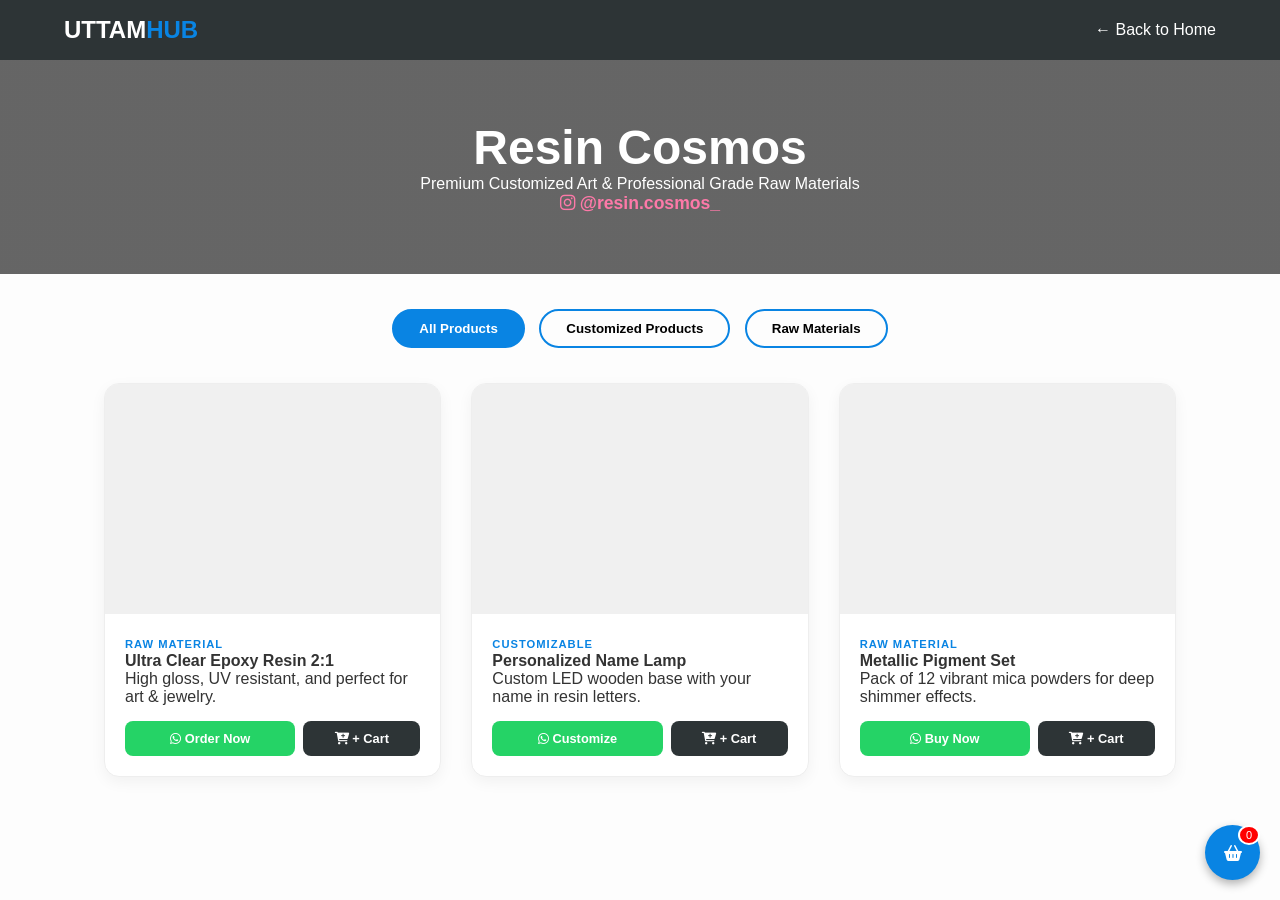
<file: resin.html>
<!DOCTYPE html>
<html lang="en">
<head>
    <meta charset="UTF-8">
    <meta name="viewport" content="width=device-width, initial-scale=1.0">
    <title>Resin Cosmos | Custom Gifts & Raw Materials</title>
    <link rel="stylesheet" href="https://cdnjs.cloudflare.com/ajax/libs/font-awesome/6.0.0/css/all.min.css">
    <style>
        :root { --primary: #2d3436; --accent: #0984e3; --resin-purple: #6c5ce7; --whatsapp: #25D366; }
        * { margin: 0; padding: 0; box-sizing: border-box; }
        body { font-family: 'Segoe UI', sans-serif; background: #fdfdfd; color: #333; }

        header { background: var(--primary); color: white; padding: 1rem 5%; display: flex; justify-content: space-between; align-items: center; position: sticky; top: 0; z-index: 1000; }
        .logo { font-size: 1.5rem; font-weight: bold; color: #fff; text-decoration: none; }
        .logo span { color: var(--accent); }

        .brand-banner { 
            background: linear-gradient(rgba(0,0,0,0.6), rgba(0,0,0,0.6)), url('https://images.unsplash.com/photo-1590736704728-f4730bb30770?auto=format&fit=crop&w=1350&q=80');
            background-size: cover; background-position: center;
            color: white; padding: 60px 5%; text-align: center;
        }
        .insta-link { color: #fd79a8; text-decoration: none; font-weight: bold; font-size: 1.1rem; }

        /* Category Filter Styles */
        .filter-container { text-align: center; padding: 30px 0; }
        .filter-btn { 
            padding: 10px 25px; margin: 5px; border: 2px solid var(--accent); 
            background: transparent; cursor: pointer; border-radius: 25px; font-weight: bold; transition: 0.3s;
        }
        .filter-btn.active, .filter-btn:hover { background: var(--accent); color: white; }

        .product-grid { display: grid; grid-template-columns: repeat(auto-fit, minmax(280px, 1fr)); gap: 30px; padding: 0 5% 50px; max-width: 1200px; margin: 0 auto; }
        
        /* Product Card */
        .product-card { background: white; border-radius: 15px; overflow: hidden; box-shadow: 0 5px 15px rgba(0,0,0,0.05); transition: 0.3s; border: 1px solid #eee; }
        .product-card:hover { transform: translateY(-8px); }
        .product-img { width: 100%; height: 230px; background: #f0f0f0; display: flex; align-items: center; justify-content: center; }
        .product-info { padding: 20px; }
        .category-tag { font-size: 0.7rem; text-transform: uppercase; color: var(--accent); font-weight: bold; letter-spacing: 1px; }
        
        .buy-btn { 
            display: block; text-align: center; background: var(--whatsapp); color: white; 
            text-decoration: none; padding: 12px; border-radius: 8px; font-weight: bold; margin-top: 15px;
        }

        .hidden { display: none; }
    </style>
</head>
<body>
    

<div id="cart-sidebar" style="position: fixed; top: 0; right: -400px; width: 350px; height: 100%; background: white; box-shadow: -10px 0 30px rgba(0,0,0,0.1); z-index: 2001; transition: 0.4s; padding: 25px; display: flex; flex-direction: column;">
    <div style="display: flex; justify-content: space-between; align-items: center; border-bottom: 2px solid #eee; padding-bottom: 15px; margin-bottom: 20px;">
        <h3 style="margin:0; color: var(--primary);">Your Selections</h3>
        <i class="fas fa-times" onclick="toggleCart()" style="cursor: pointer; font-size: 1.2rem; color: #999;"></i>
    </div>
    
    <div id="cart-items" style="flex-grow: 1; overflow-y: auto; margin-bottom: 20px;">
        <p style="text-align:center; color:#999; margin-top:20px;">Your cart is empty</p>
    </div>

    <button onclick="checkoutWhatsApp()" style="width: 100%; background: #25D366; color: white; border: none; padding: 15px; border-radius: 8px; font-weight: bold; font-size: 1rem; cursor: pointer; display: flex; align-items: center; justify-content: center; gap: 10px;">
        <i class="fab fa-whatsapp"></i> Order via WhatsApp
    </button>
    
    <button onclick="clearCart()" style="width: 100%; background: transparent; color: #ff7675; border: 1px solid #ff7675; padding: 10px; border-radius: 8px; font-weight: bold; margin-top: 10px; cursor: pointer;">
        Clear All
    </button>
</div>

    <header>
        <a href="index.html" class="logo">UTTAM<span>HUB</span></a>
        <nav><a href="index.html" style="color: white; text-decoration: none;">← Back to Home</a></nav>
    </header>

    <div class="brand-banner">
        <h1 style="font-size: 3rem;">Resin Cosmos</h1>
        <p>Premium Customized Art & Professional Grade Raw Materials</p>
        <a href="https://instagram.com/resin.cosmos_" target="_blank" class="insta-link">
            <i class="fab fa-instagram"></i> @resin.cosmos_
        </a>
    </div>

    <div class="filter-container">
        <button class="filter-btn active" onclick="filterCategory('all')">All Products</button>
        <button class="filter-btn" onclick="filterCategory('custom')">Customized Products</button>
        <button class="filter-btn" onclick="filterCategory('raw')">Raw Materials</button>
    </div>

    <div class="product-grid" id="productGrid">
    <div class="product-card raw">
        <div class="product-img"></div>
        <div class="product-info">
            <span class="category-tag">Raw Material</span>
            <h4>Ultra Clear Epoxy Resin 2:1</h4>
            <p>High gloss, UV resistant, and perfect for art & jewelry.</p>
            
            <div style="display: flex; gap: 8px; margin-top: 15px;">
                <a href="https://wa.me/919724362981?text=Hi%20Resin%20Cosmos,%20I%20want%20to%20order%202:1%20Epoxy%20Resin" class="buy-btn" style="flex: 1.5; margin: 0; font-size: 0.8rem; padding: 10px 5px;">
                    <i class="fab fa-whatsapp"></i> Order Now
                </a>
                <button onclick="addToCart('Resin Cosmos', 'Ultra Clear Epoxy Resin 2:1')" class="buy-btn" style="flex: 1; margin: 0; background: var(--primary); border: none; cursor: pointer; font-size: 0.8rem; padding: 10px 5px;">
                    <i class="fas fa-cart-plus"></i> + Cart
                </button>
            </div>
        </div>
    </div>

    <div class="product-card custom">
        <div class="product-img"></div>
        <div class="product-info">
            <span class="category-tag">Customizable</span>
            <h4>Personalized Name Lamp</h4>
            <p>Custom LED wooden base with your name in resin letters.</p>
            
            <div style="display: flex; gap: 8px; margin-top: 15px;">
                <a href="https://wa.me/919724362981?text=Hi%20Resin%20Cosmos,%20I%20want%20to%20customize%20a%20Name%20Lamp" class="buy-btn" style="flex: 1.5; margin: 0; font-size: 0.8rem; padding: 10px 5px;">
                    <i class="fab fa-whatsapp"></i> Customize
                </a>
                <button onclick="addToCart('Resin Cosmos', 'Personalized Name Lamp')" class="buy-btn" style="flex: 1; margin: 0; background: var(--primary); border: none; cursor: pointer; font-size: 0.8rem; padding: 10px 5px;">
                    <i class="fas fa-cart-plus"></i> + Cart
                </button>
            </div>
        </div>
    </div>

    <div class="product-card raw">
        <div class="product-img"></div>
        <div class="product-info">
            <span class="category-tag">Raw Material</span>
            <h4>Metallic Pigment Set</h4>
            <p>Pack of 12 vibrant mica powders for deep shimmer effects.</p>
            
            <div style="display: flex; gap: 8px; margin-top: 15px;">
                <a href="https://wa.me/919724362981?text=Hi%20Resin%20Cosmos,%20I%20need%20the%20Metallic%20Pigment%20Set" class="buy-btn" style="flex: 1.5; margin: 0; font-size: 0.8rem; padding: 10px 5px;">
                    <i class="fab fa-whatsapp"></i> Buy Now
                </a>
                <button onclick="addToCart('Resin Cosmos', 'Metallic Pigment Set')" class="buy-btn" style="flex: 1; margin: 0; background: var(--primary); border: none; cursor: pointer; font-size: 0.8rem; padding: 10px 5px;">
                    <i class="fas fa-cart-plus"></i> + Cart
                </button>
            </div>
        </div>
    </div>
</div>
    <script>
        function filterCategory(category) {
            const cards = document.querySelectorAll('.product-card');
            const buttons = document.querySelectorAll('.filter-btn');
            
            buttons.forEach(btn => btn.classList.remove('active'));
            event.target.classList.add('active');

            cards.forEach(card => {
                if (category === 'all' || card.classList.contains(category)) {
                    card.classList.remove('hidden');
                } else {
                    card.classList.add('hidden');
                }
            });
        }
    </script>
   <script src="cart.js"></script>
</body>
</html>
</file>
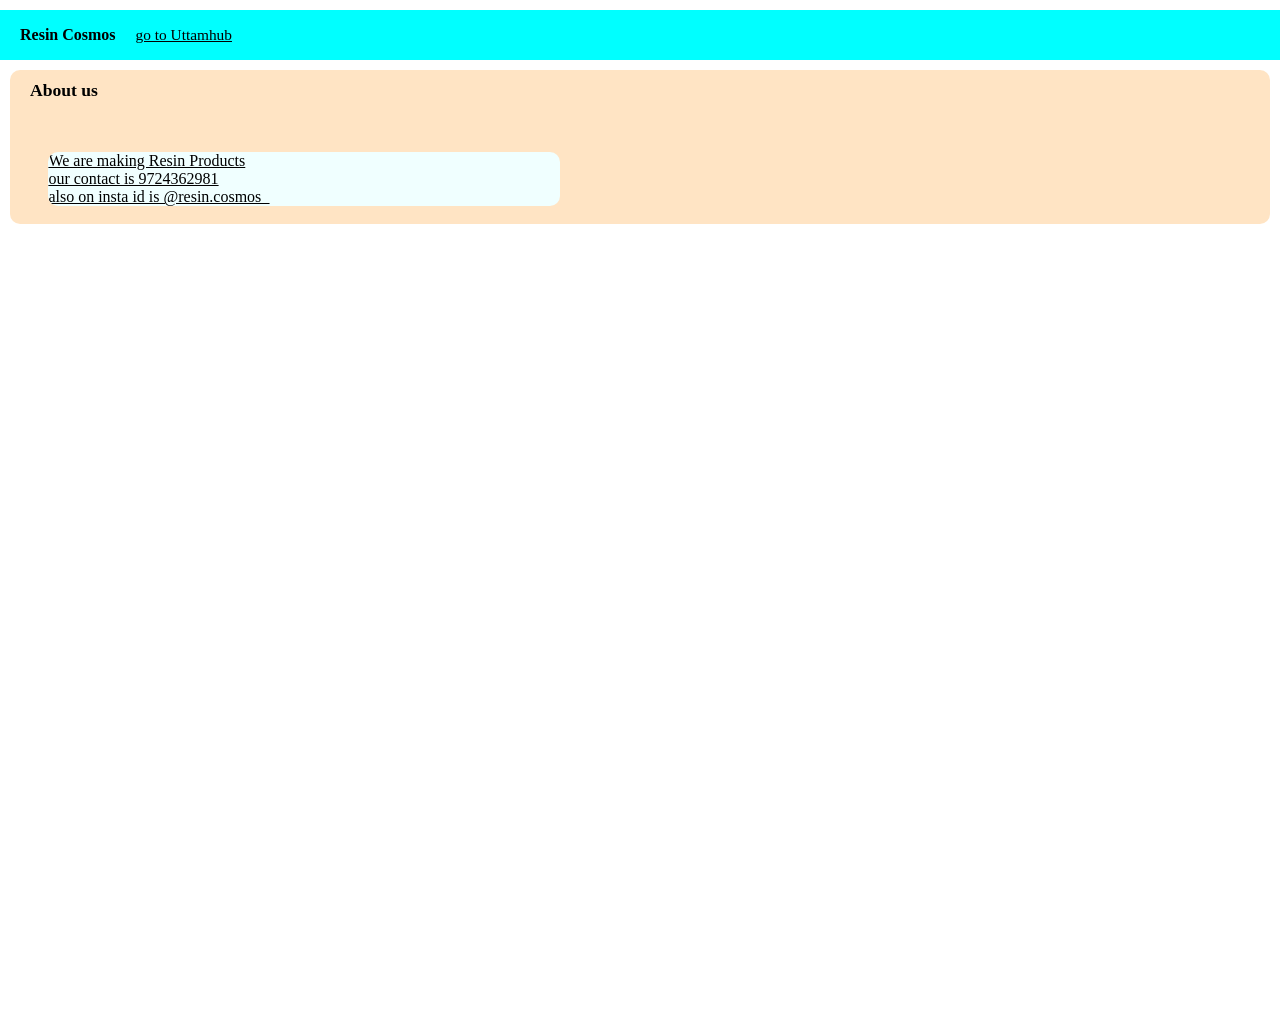
<file: resincosmos.html>
<!DOCTYPE html>
<html lang="en">
<head>
    <meta charset="UTF-8">
    <meta name="viewport" content="width=device-width, initial-scale=1.0">
    <title> Resin Cosmo </title>
    <link rel="stylesheet" href="category.css">
</head>
<body>
    <header>
        <!-- <img class="category-img" src="https://blogger.googleusercontent.com/img/a/AVvXsEhWo3vD_4-OxD5UDcLV-w2OhdSyYDutvctXn4y7iI_sxNJnDBhCXa3RNe5P-Q6fE-p00t5VMaA2OH1XU1sqHVwJ767BM-OE5Ck2vXFgAbf68SqGm8iLzQdK2gbtaY-XUhEVkodStNP0OamYQlO7QbKSfZhi1SEkqG3Pl4Te-Ua-zoRwxiW299ZDwMF1p8o" alt="img"> -->
        <h1> Resin Cosmos </h1>
        <a href="../index.html" style="font-size: 0.8em;">go to Uttamhub</a>
    </header>
    <script>
        document.addEventListener("DOMContentLoaded", () => {
  const observer = new IntersectionObserver(entries => {
    entries.forEach(entry => {
      if (entry.isIntersecting) {
        entry.target.classList.add("in-view");
        return;
      }
      entry.target.classList.remove("in-view");
    });
  }, { // Options object starts here
    threshold: 0 // Trigger when 50% of the element is in view
  });

  // Select all elements with the class 'animate' inside the body
  const allAnimatedElements = document.querySelectorAll('.animate');
  allAnimatedElements.forEach((element) => {
    observer.observe(element);
  });
});


  </script>
    <!-- <div class="about animate">
        <h1> somthing</h1>
            <p>હવે તમારે ચિંતા કરવાની કોઈ જરૂર નથી </p>
            <p>rasoi no saman</p>
            <p>meman ne jamvanu hoy</p>
            <p>amaro contact kro</p>
    </div> -->

    <section class="container animate">
        <h1 class="item-heading"> About us </h1>
        <a href="https://wa.me/9724362981?text=I%20want%20your%20produc%20twww.uttamhub.com">
            <div class="item">
                <p>We are making Resin Products
                <br>our contact is 9724362981 <br> also on insta id is @resin.cosmos_
                </p>
            </div>
        </a>

       <!-- <a href="https://wa.me/9724362981?text=તમારી%20જરૂરિયાત%20છે%20(મિલ્ક%20શેક)%0Aઅમારી%20વેબસાઇટ%20www.uttamhub.com%20ના%20મધ્યમ%20થી%20અમારો%20સંપર્ક%20કરવા%20બદલ%20આભાર%0A
        તમારે%20જોઈએ%20છે%20તે%20તમામ%20વસ્તુ%20તમને%20મળી%20જશે%20%0Aતમારી%20નજીક%20ના%20અમારા%20સ્ટોર%20પર%20થી%20અથવા%20તો%20હોમ%20ડિલિવરી%20દ્રારા%0A%0Aઅમારો%20મોબાઈલ%20નંબર%20સેવ%20કરો%0A9724362981%20જેથી%20તમે%20મેળવી%20શકો%20નવી%20અપડેટ%0A%0Awww.uttamhub.com">
            <div class="item">
                <div class="item-display">
                    <img class="item-img" src="https://blogger.googleusercontent.com/img/a/AVvXsEhIeTW2w5VttdsEBdcQLcxwP1rU5Svw0oA9VzBMVWCGe6ocE6gBX6EjB71uAVoCiNZKNKafo9kPreSQZ6lGNN_NH0zE0PjCTZ-Xav1moSxepWuU-lrPIRYiDec1D6LAvVZxcxVFRodPNsNOxQbn5vAs27_qZDbTB-ahb-Y3kukkPQtn6uR8hmWTHmxM7Os" alt="item-img" loading="lazy">
                    <P class="item-name">milkshake liquid</P>
                </div>
            </div>
        </a> -->

       
    </section>

   
</body>
</html>
</file>
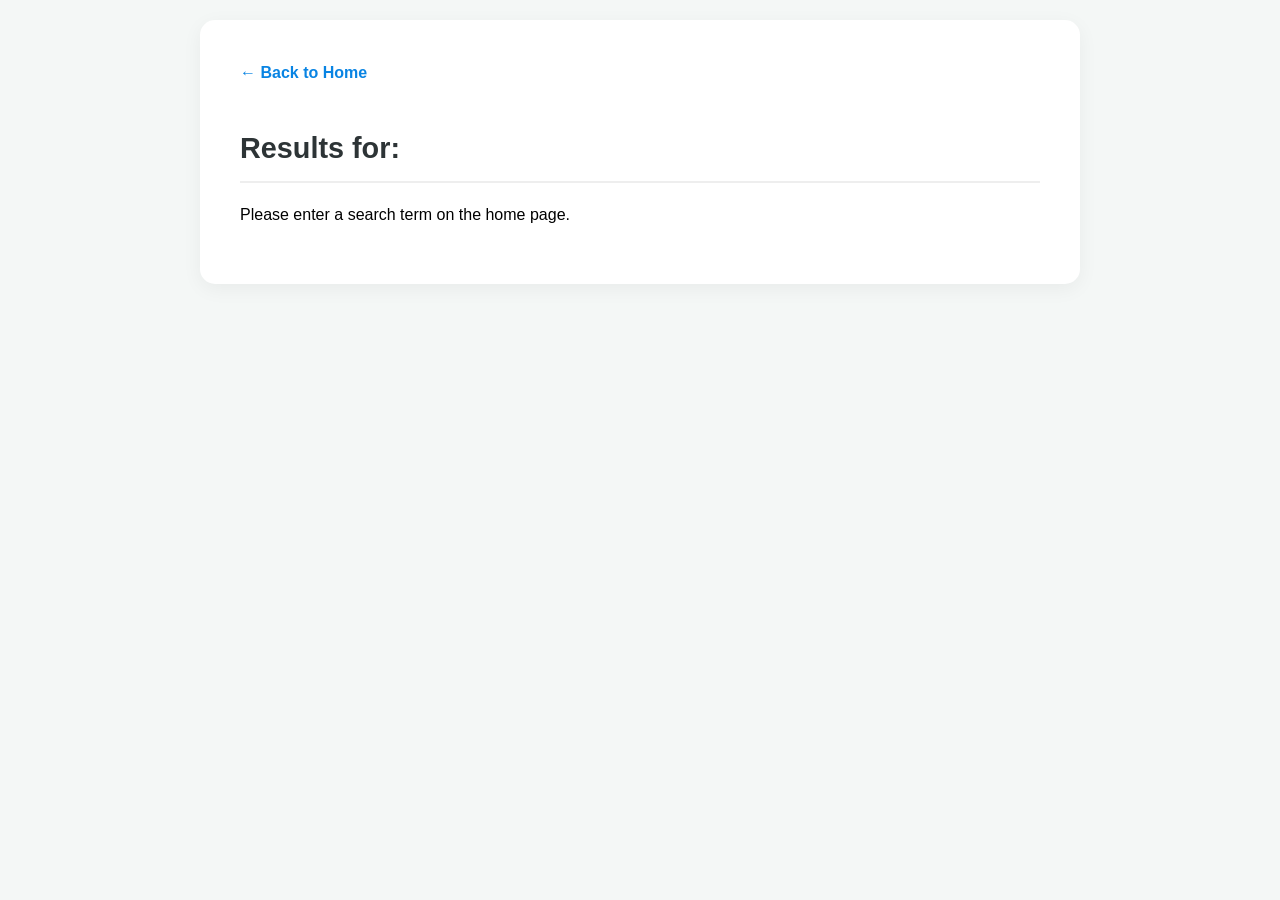
<file: search.html>
<!DOCTYPE html>
<html lang="en">
<head>
    <meta charset="UTF-8">
    <meta name="viewport" content="width=device-width, initial-scale=1.0">
    <title>Search Results | Uttam Hub</title>
    <link rel="stylesheet" href="https://cdnjs.cloudflare.com/ajax/libs/font-awesome/6.0.0/css/all.min.css">
    <style>
        :root { --primary: #2d3436; --accent: #0984e3; --bg: #f4f7f6; }
        body { font-family: 'Segoe UI', sans-serif; background: var(--bg); margin: 0; padding: 20px; line-height: 1.6; }
        
        .container { max-width: 800px; margin: 0 auto; background: white; padding: 40px; border-radius: 15px; box-shadow: 0 5px 20px rgba(0,0,0,0.05); }
        .back-link { display: inline-block; margin-bottom: 20px; text-decoration: none; color: var(--accent); font-weight: bold; }
        
        h1 { font-size: 1.8rem; color: var(--primary); border-bottom: 2px solid #eee; padding-bottom: 10px; }
        
        .result-item { border-bottom: 1px solid #eee; padding: 20px 0; transition: 0.3s; }
        .result-item:hover { padding-left: 10px; }
        .result-item a { color: var(--accent); font-size: 1.3rem; text-decoration: none; font-weight: bold; display: block; }
        .result-item p { color: #636e72; margin: 5px 0; font-size: 0.95rem; }
        .category-tag { font-size: 0.7rem; background: #dfe6e9; padding: 3px 8px; border-radius: 4px; text-transform: uppercase; color: #2d3436; }

        .no-results { text-align: center; padding: 50px; }
        .no-results i { font-size: 3rem; color: #fab1a0; margin-bottom: 15px; }
        .whatsapp-btn { background: #25D366; color: white; padding: 10px 20px; text-decoration: none; border-radius: 5px; display: inline-block; margin-top: 15px; }
    </style>
</head>
<body>

    <div class="container">
        <a href="index.html" class="back-link">← Back to Home</a>
        <h1>Results for: <span id="search-query" style="color: var(--accent);"></span></h1>
        
        <div id="results-list"></div>
    </div>

    <script>
        // MASTER DATABASE - Includes all divisions
        const database = [
            // Creative Hub Brands
            { title: "Resin Cosmos", link: "resin.html", tags: "resin art gifts ocean preservation epoxy clock", desc: "Customized resin art and preservation gifts." },
            { title: "Wooden Beyond", link: "wooden.html", tags: "mdf cutting wood job work laser cnc furniture nameplate", desc: "Expert MDF cutting and laser job work." },
            { title: "Acrylic Fortune", link: "acrylic.html", tags: "acrylic signs display led transparent plexiglass", desc: "Premium acrylic nameplates and display solutions." },
            
            // Bhavdip's Workshop
            { title: "Vinyl Stickers", link: "stickers.html", tags: "stickers labels logo laptop waterproof metallic radium", desc: "Customized stickers and vinyl branding." },
            { title: "3D Printing", link: "3d-printing.html", tags: "3d print stl lithophane prototype figure workshop", desc: "3D printing services and custom lithophanes." },

            // Jovial Bees Manufacturing
            { title: "Injection Molding", link: "manufacturing.html", tags: "plastic factory caps switches solid manufacturing", desc: "Industrial solid plastic manufacturing." },
            { title: "Blow Molding", link: "manufacturing.html", tags: "bottles cans hollow containers detergent oil", desc: "Hollow plastic container manufacturing." },
            { title: "PET Blow Molding", link: "manufacturing.html", tags: "water soda clear jars food grade transparent", desc: "Crystal clear PET bottle production." },
            { title: "Extruder Machine", link: "manufacturing.html", tags: "pvc pipes rods window frames tubes profile", desc: "Continuous plastic profile extrusion." },
            { title: "Biobag Machine", link: "manufacturing.html", tags: "grocery bags compostable eco friendly biodegradable", desc: "Environmentally friendly bag production." },

            // Jovial Bees Trading
            { title: "Disposable Store", link: "trading.html", tags: "paper plates glass cutlery packaging wholesale", desc: "Bulk disposable catering and packaging supplies." },
            { title: "Grocery Supplies", link: "trading.html", tags: "wholesale essentials grain retail grocery", desc: "Wholesale grocery and essential goods distribution." }
        ];

        const params = new URLSearchParams(window.location.search);
        const query = params.get('query') ? params.get('query').toLowerCase() : "";
        document.getElementById('search-query').innerText = query;

        const resultsContainer = document.getElementById('results-list');
        
        if (!query) {
            resultsContainer.innerHTML = "<p>Please enter a search term on the home page.</p>";
        } else {
            const filteredResults = database.filter(item => 
                item.title.toLowerCase().includes(query) || 
                item.tags.toLowerCase().includes(query)
            );

            if (filteredResults.length > 0) {
                filteredResults.forEach(item => {
                    resultsContainer.innerHTML += `
                        <div class="result-item">
                            <a href="${item.link}">${item.title}</a>
                            <p>${item.desc}</p>
                            <span class="category-tag">${item.link.replace('.html', '')}</span>
                        </div>`;
                });
            } else {
                resultsContainer.innerHTML = `
                    <div class="no-results">
                        <i class="fas fa-search"></i>
                        <p>No products found for "<strong>${query}</strong>".</p>
                        <p>Have a custom requirement? Chat with us directly:</p>
                        <a href="https://wa.me/919724362981?text=Inquiry%20for%20${query}" class="whatsapp-btn">
                            <i class="fab fa-whatsapp"></i> Inquiry on WhatsApp
                        </a>
                    </div>`;
            }
        }
    </script>
</body>
</html>
</file>
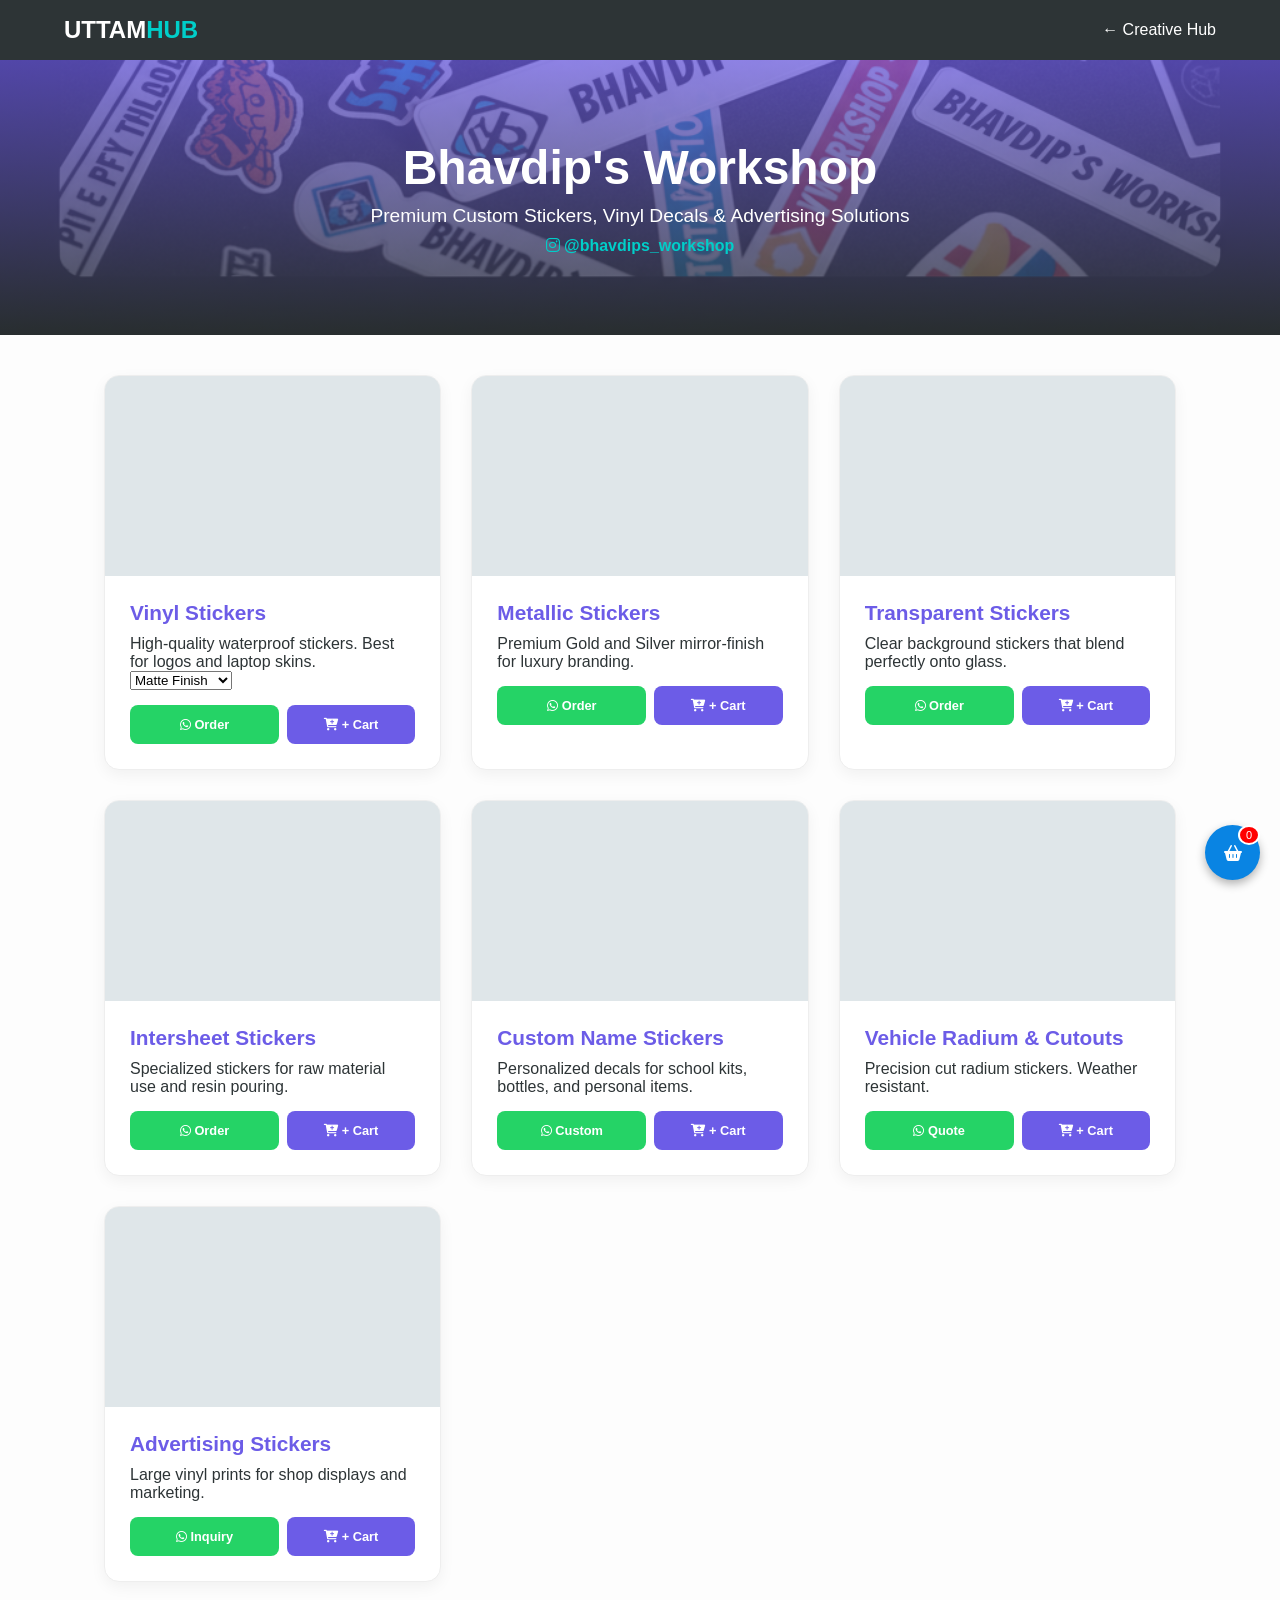
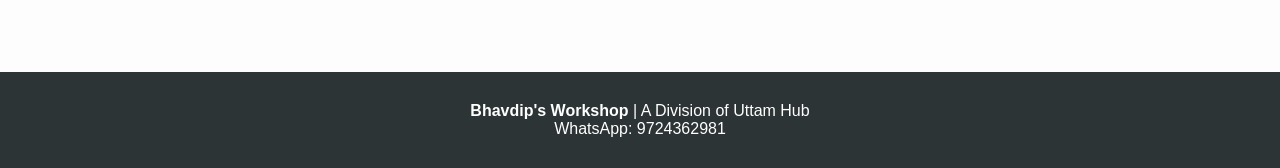
<file: stickers.html>
<!DOCTYPE html>
<html lang="en">
<head>
    <meta charset="UTF-8">
    <meta name="viewport" content="width=device-width, initial-scale=1.0">
    <title>Bhavdip's Workshop | Custom Stickers & Labels</title>
    <link rel="stylesheet" href="https://cdnjs.cloudflare.com/ajax/libs/font-awesome/6.0.0/css/all.min.css">
    <style>
        :root { --primary: #6c5ce7; --accent: #00cec9; --dark: #2d3436; --whatsapp: #25D366; }
        * { margin: 0; padding: 0; box-sizing: border-box; }
        body { font-family: 'Segoe UI', sans-serif; background: #fdfdfd; color: var(--dark); }

        header { background: var(--dark); color: white; padding: 1rem 5%; display: flex; justify-content: space-between; align-items: center; position: sticky; top: 0; z-index: 1000; }
        .logo { font-size: 1.5rem; font-weight: bold; color: #fff; text-decoration: none; }
        .logo span { color: var(--accent); }

        .brand-banner { 
            background: linear-gradient(rgba(108, 92, 231, 0.7), rgba(45, 52, 54, 0.8)), 
                        url('/pics/stickers/brand\ banner.png');
            background-size: cover; background-position: center;
            color: white; padding: 80px 5%; text-align: center;
        }

        .container { padding: 40px 5%; max-width: 1200px; margin: 0 auto; }
        .product-grid { display: grid; grid-template-columns: repeat(auto-fit, minmax(300px, 1fr)); gap: 30px; }

        .card { background: white; border-radius: 15px; overflow: hidden; box-shadow: 0 5px 15px rgba(0,0,0,0.05); border: 1px solid #eee; display: flex; flex-direction: column; }
        .product-img { width: 100%; height: 200px; background: #dfe6e9; display: flex; align-items: center; justify-content: center; color: #b2bec3; font-weight: bold; }
        
        .product-info { padding: 25px; flex-grow: 1; }
        .product-info h4 { color: var(--primary); font-size: 1.3rem; margin-bottom: 10px; }
        
        .type-selector { margin: 15px 0; }
        .type-select { width: 100%; padding: 10px; border-radius: 8px; border: 1px solid #ddd; outline: none; }

        .buy-btn { 
            display: block; text-align: center; background: var(--whatsapp); color: white; 
            text-decoration: none; padding: 12px; border-radius: 8px; font-weight: bold; transition: 0.3s;
        }
        .buy-btn:hover { background: #1eb954; transform: scale(1.02); }

        footer { padding: 30px; text-align: center; background: var(--dark); color: white; margin-top: 50px; }
    </style>
</head>
<body>

    <header>
        <a href="index.html" class="logo">UTTAM<span>HUB</span></a>
        <nav><a href="creative-hub.html" style="color: white; text-decoration: none;">← Creative Hub</a></nav>
    </header>

    <div class="brand-banner">
        <h1 style="font-size: 3rem;">Bhavdip's Workshop</h1>
        <p style="font-size: 1.2rem; margin: 10px 0;">Premium Custom Stickers, Vinyl Decals & Advertising Solutions</p>
        <a href="https://instagram.com/bhavdips_workshop" target="_blank" style="color: var(--accent); text-decoration: none; font-weight: bold;">
            <i class="fab fa-instagram"></i> @bhavdips_workshop
        </a>
    </div>

    <div class="container">
    <div class="product-grid">
        
        <div class="card">
            <div class="product-img"></div>
            <div class="product-info">
                <h4>Vinyl Stickers</h4>
                <p>High-quality waterproof stickers. Best for logos and laptop skins.</p>
                <div class="size-selector">
                    <select class="size-select" id="vinylFinish">
                        <option value="Matte Finish">Matte Finish</option>
                        <option value="Glossy Finish">Glossy Finish</option>
                    </select>
                </div>
                <div style="display: flex; gap: 8px; margin-top: 15px;">
                    <a href="https://wa.me/919724362981?text=Hi%20Bhavdip,%20I%20want%20to%20order%20Vinyl%20Stickers" class="buy-btn" style="flex: 1.2; margin: 0; font-size: 0.8rem;">
                        <i class="fab fa-whatsapp"></i> Order
                    </a>
                    <button onclick="addWithVariant('Bhavdip Workshop', 'Vinyl Stickers', 'vinylFinish')" class="buy-btn" style="flex: 1; margin: 0; background: var(--primary); border: none; cursor: pointer; font-size: 0.8rem;">
                        <i class="fas fa-cart-plus"></i> + Cart
                    </button>
                </div>
            </div>
        </div>

        <div class="card">
            <div class="product-img"></div>
            <div class="product-info">
                <h4>Metallic Stickers</h4>
                <p>Premium Gold and Silver mirror-finish for luxury branding.</p>
                <div style="display: flex; gap: 8px; margin-top: 15px;">
                    <a href="https://wa.me/919724362981?text=Hi%20Bhavdip,%20I%20am%20interested%20in%20Metallic%20Gold/Silver%20Stickers" class="buy-btn" style="flex: 1.2; margin: 0; font-size: 0.8rem;">
                        <i class="fab fa-whatsapp"></i> Order
                    </a>
                    <button onclick="addToCart('Bhavdip Workshop', 'Metallic Stickers')" class="buy-btn" style="flex: 1; margin: 0; background: var(--primary); border: none; cursor: pointer; font-size: 0.8rem;">
                        <i class="fas fa-cart-plus"></i> + Cart
                    </button>
                </div>
            </div>
        </div>

        <div class="card">
            <div class="product-img"></div>
            <div class="product-info">
                <h4>Transparent Stickers</h4>
                <p>Clear background stickers that blend perfectly onto glass.</p>
                <div style="display: flex; gap: 8px; margin-top: 15px;">
                    <a href="https://wa.me/919724362981?text=Hi%20Bhavdip,%20I%20want%20to%20order%20Transparent%20Stickers" class="buy-btn" style="flex: 1.2; margin: 0; font-size: 0.8rem;">
                        <i class="fab fa-whatsapp"></i> Order
                    </a>
                    <button onclick="addToCart('Bhavdip Workshop', 'Transparent Stickers')" class="buy-btn" style="flex: 1; margin: 0; background: var(--primary); border: none; cursor: pointer; font-size: 0.8rem;">
                        <i class="fas fa-cart-plus"></i> + Cart
                    </button>
                </div>
            </div>
        </div>

        <div class="card">
            <div class="product-img"></div>
            <div class="product-info">
                <h4>Intersheet Stickers</h4>
                <p>Specialized stickers for raw material use and resin pouring.</p>
                <div style="display: flex; gap: 8px; margin-top: 15px;">
                    <a href="https://wa.me/919724362981?text=Hi%20Bhavdip,%20I%20need%20Intersheet%20Stickers" class="buy-btn" style="flex: 1.2; margin: 0; font-size: 0.8rem;">
                        <i class="fab fa-whatsapp"></i> Order
                    </a>
                    <button onclick="addToCart('Bhavdip Workshop', 'Intersheet Stickers')" class="buy-btn" style="flex: 1; margin: 0; background: var(--primary); border: none; cursor: pointer; font-size: 0.8rem;">
                        <i class="fas fa-cart-plus"></i> + Cart
                    </button>
                </div>
            </div>
        </div>

        <div class="card">
            <div class="product-img"></div>
            <div class="product-info">
                <h4>Custom Name Stickers</h4>
                <p>Personalized decals for school kits, bottles, and personal items.</p>
                <div style="display: flex; gap: 8px; margin-top: 15px;">
                    <a href="https://wa.me/919724362981?text=Hi%20Bhavdip,%20I%20want%20to%20order%20Custom%20Name%20Stickers" class="buy-btn" style="flex: 1.2; margin: 0; font-size: 0.8rem;">
                        <i class="fab fa-whatsapp"></i> Custom
                    </a>
                    <button onclick="addToCart('Bhavdip Workshop', 'Custom Name Stickers')" class="buy-btn" style="flex: 1; margin: 0; background: var(--primary); border: none; cursor: pointer; font-size: 0.8rem;">
                        <i class="fas fa-cart-plus"></i> + Cart
                    </button>
                </div>
            </div>
        </div>

        <div class="card">
            <div class="product-img"></div>
            <div class="product-info">
                <h4>Vehicle Radium & Cutouts</h4>
                <p>Precision cut radium stickers. Weather resistant.</p>
                <div style="display: flex; gap: 8px; margin-top: 15px;">
                    <a href="https://wa.me/919724362981?text=Hi%20Bhavdip,%20I%20need%20Radium%20Stickers" class="buy-btn" style="flex: 1.2; margin: 0; font-size: 0.8rem;">
                        <i class="fab fa-whatsapp"></i> Quote
                    </a>
                    <button onclick="addToCart('Bhavdip Workshop', 'Vehicle Radium Sticker')" class="buy-btn" style="flex: 1; margin: 0; background: var(--primary); border: none; cursor: pointer; font-size: 0.8rem;">
                        <i class="fas fa-cart-plus"></i> + Cart
                    </button>
                </div>
            </div>
        </div>

        <div class="card">
            <div class="product-img"></div>
            <div class="product-info">
                <h4>Advertising Stickers</h4>
                <p>Large vinyl prints for shop displays and marketing.</p>
                <div style="display: flex; gap: 8px; margin-top: 15px;">
                    <a href="https://wa.me/919724362981?text=Hi%20Bhavdip,%20I%20need%20Large%20Advertising%20Stickers" class="buy-btn" style="flex: 1.2; margin: 0; font-size: 0.8rem;">
                        <i class="fab fa-whatsapp"></i> Inquiry
                    </a>
                    <button onclick="addToCart('Bhavdip Workshop', 'Advertising Vinyl')" class="buy-btn" style="flex: 1; margin: 0; background: var(--primary); border: none; cursor: pointer; font-size: 0.8rem;">
                        <i class="fas fa-cart-plus"></i> + Cart
                    </button>
                </div>
            </div>
        </div>

    </div>
</div>
    <footer>
        <p><strong>Bhavdip's Workshop</strong> | A Division of Uttam Hub</p>
        <p>WhatsApp: 9724362981</p>
    </footer>

    <script>
        function sendWhatsApp(product, selectId) {
            const finish = document.getElementById(selectId).value;
            const msg = `Hi Bhavdip, I am interested in ${product} with ${finish} finish. Please guide me on pricing.`;
            window.open(`https://wa.me/919724362981?text=${encodeURIComponent(msg)}`, '_blank');
        }
    </script>
    <script src="cart.js"></script>
</body>
</html>
</file>
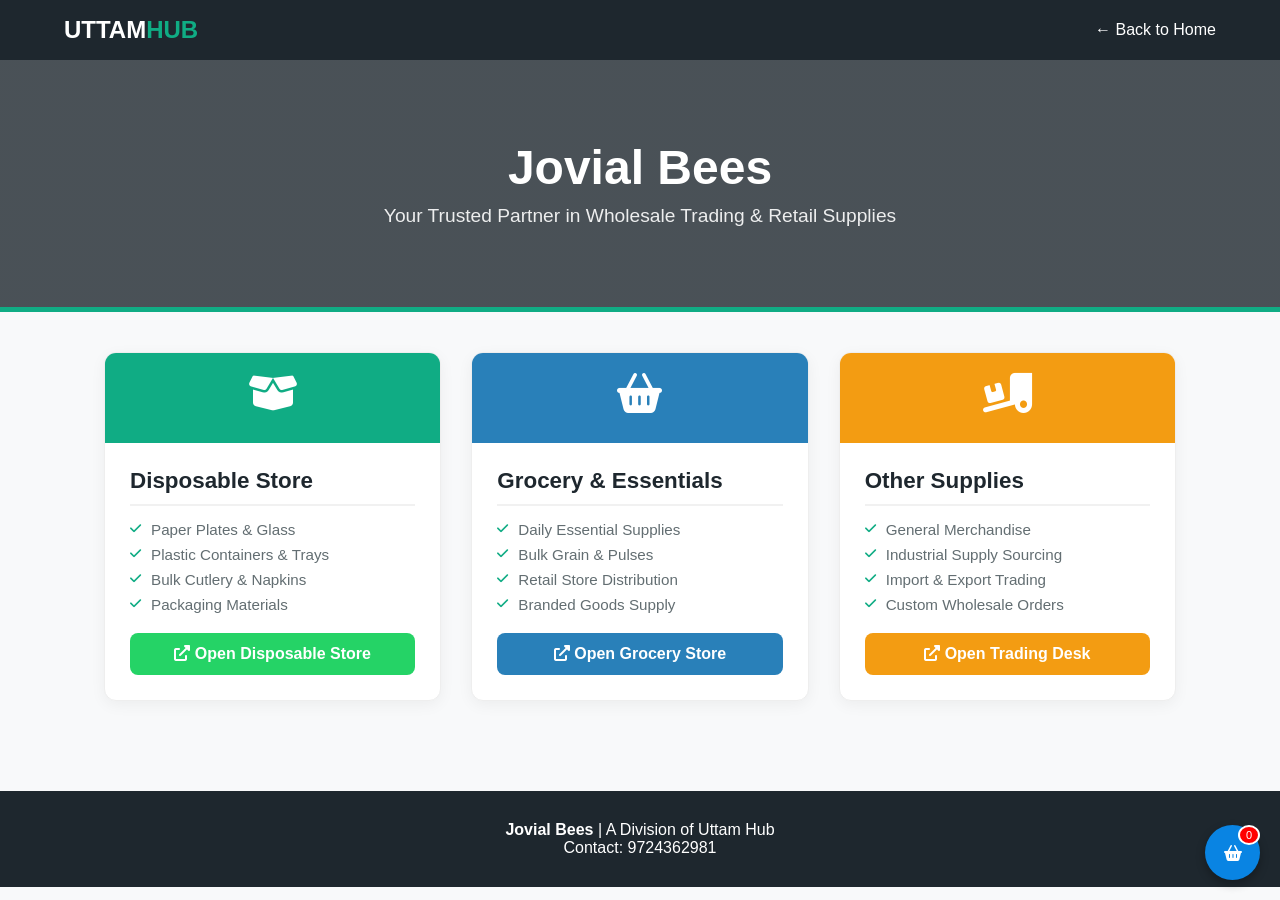
<file: trading.html>
<!DOCTYPE html>
<html lang="en">
<head>
    <meta charset="UTF-8">
    <meta name="viewport" content="width=device-width, initial-scale=1.0">
    <title>Jovial Bees | Trading & Retail Supplies</title>
    <link rel="stylesheet" href="https://cdnjs.cloudflare.com/ajax/libs/font-awesome/6.0.0/css/all.min.css">
    <style>
        :root { --primary: #1e272e; --accent: #10ac84; --whatsapp: #25D366; --bg: #f8f9fa; }
        * { margin: 0; padding: 0; box-sizing: border-box; }
        body { font-family: 'Segoe UI', sans-serif; background: var(--bg); color: #2d3436; }

        header { background: var(--primary); color: white; padding: 1rem 5%; display: flex; justify-content: space-between; align-items: center; position: sticky; top: 0; z-index: 1000; }
        .logo { font-size: 1.5rem; font-weight: bold; color: #fff; text-decoration: none; }
        .logo span { color: var(--accent); }

        .brand-banner { 
            background: linear-gradient(rgba(30, 39, 46, 0.8), rgba(30, 39, 46, 0.8)), 
                        url('https://images.unsplash.com/photo-1534452283844-18354db2e751?auto=format&fit=crop&w=1350&q=80');
            background-size: cover; background-position: center;
            color: white; padding: 80px 5%; text-align: center;
            border-bottom: 5px solid var(--accent);
        }

        .container { padding: 40px 5%; max-width: 1200px; margin: 0 auto; }
        .supply-grid { display: grid; grid-template-columns: repeat(auto-fit, minmax(300px, 1fr)); gap: 30px; }

        .supply-card { background: white; border-radius: 12px; overflow: hidden; box-shadow: 0 4px 15px rgba(0,0,0,0.05); border: 1px solid #eee; transition: 0.3s; }
        .supply-card:hover { transform: translateY(-5px); box-shadow: 0 8px 25px rgba(0,0,0,0.1); }
        
        .card-header { background: var(--accent); color: white; padding: 20px; text-align: center; }
        .card-header i { font-size: 2.5rem; margin-bottom: 10px; }
        
        .card-body { padding: 25px; }
        .card-body h4 { font-size: 1.4rem; color: var(--primary); margin-bottom: 15px; border-bottom: 2px solid #f1f1f1; padding-bottom: 10px; }
        
        .item-list { list-style: none; margin-bottom: 20px; }
        .item-list li { margin-bottom: 8px; font-size: 0.95rem; color: #636e72; display: flex; align-items: center; }
        .item-list li i { color: var(--accent); margin-right: 10px; font-size: 0.8rem; }

        .buy-btn { 
            display: block; text-align: center; background: var(--whatsapp); color: white; 
            text-decoration: none; padding: 12px; border-radius: 8px; font-weight: bold; transition: 0.3s;
        }
        .buy-btn:hover { opacity: 0.9; }

        footer { padding: 30px; text-align: center; background: var(--primary); color: white; margin-top: 50px; }
    </style>
</head>
<body>

    <header>
        <a href="index.html" class="logo">UTTAM<span>HUB</span></a>
        <nav><a href="index.html" style="color: white; text-decoration: none;">← Back to Home</a></nav>
    </header>

    <div class="brand-banner">
        <h1 style="font-size: 3rem;">Jovial Bees</h1>
        <p style="font-size: 1.2rem; margin-top: 10px; opacity: 0.9;">Your Trusted Partner in Wholesale Trading & Retail Supplies</p>
    </div>

   <div class="container">
    <div class="supply-grid">
        
        <div class="supply-card">
            <div class="card-header">
                <i class="fas fa-box-open"></i>
            </div>
            <div class="card-body">
                <h4>Disposable Store</h4>
                <ul class="item-list">
                    <li><i class="fas fa-check"></i> Paper Plates & Glass</li>
                    <li><i class="fas fa-check"></i> Plastic Containers & Trays</li>
                    <li><i class="fas fa-check"></i> Bulk Cutlery & Napkins</li>
                    <li><i class="fas fa-check"></i> Packaging Materials</li>
                </ul>
                <a href="disposable-store.html" class="buy-btn">
                    <i class="fas fa-external-link-alt"></i> Open Disposable Store
                </a>
            </div>
        </div>

        <div class="supply-card">
            <div class="card-header" style="background: #2980b9;">
                <i class="fas fa-shopping-basket"></i>
            </div>
            <div class="card-body">
                <h4>Grocery & Essentials</h4>
                <ul class="item-list">
                    <li><i class="fas fa-check"></i> Daily Essential Supplies</li>
                    <li><i class="fas fa-check"></i> Bulk Grain & Pulses</li>
                    <li><i class="fas fa-check"></i> Retail Store Distribution</li>
                    <li><i class="fas fa-check"></i> Branded Goods Supply</li>
                </ul>
                <a href="grocery-trading.html" class="buy-btn" style="background: #2980b9;">
                    <i class="fas fa-external-link-alt"></i> Open Grocery Store
                </a>
            </div>
        </div>

        <div class="supply-card">
            <div class="card-header" style="background: #f39c12;">
                <i class="fas fa-truck-loading"></i>
            </div>
            <div class="card-body">
                <h4>Other Supplies</h4>
                <ul class="item-list">
                    <li><i class="fas fa-check"></i> General Merchandise</li>
                    <li><i class="fas fa-check"></i> Industrial Supply Sourcing</li>
                    <li><i class="fas fa-check"></i> Import & Export Trading</li>
                    <li><i class="fas fa-check"></i> Custom Wholesale Orders</li>
                </ul>
                <a href="general-trading.html" class="buy-btn" style="background: #f39c12;">
                    <i class="fas fa-external-link-alt"></i> Open Trading Desk
                </a>
            </div>
        </div>

    </div>
</div>

    <footer>
        <p><strong>Jovial Bees</strong> | A Division of Uttam Hub</p>
        <p>Contact: 9724362981</p>
    </footer>
    <script src="cart.js"></script>
</body>
</html>
</file>
<file: category.css>
*{
    margin: 0;
    padding: 0;
    font-size: 1rem;
    color: black;
}
body{
    height: 1000px;
}
section{
    display: flex;
    flex-wrap: wrap;
    
}
header{
    height: 50px;
    width: 100%;
    background-color: aqua;
    display: flex;
    align-items: center;
    font-size: 1.2em;  
    position:sticky;
    top: 0px;
}
.category-img{
    height: 100%;
}
h1{
    margin: 0px 20px;
}
body{
    /* display: flex; */
    margin-top: 10px;
}


@keyframes animain {
  from {opacity: 0; position: relative;
    top: 20px;}
  to {opacity: 1; position: relative;
    top: 0px;}  
}

.about.in-view{
    animation: animain 1s ease;
  }
.about{
    
    margin: 10px 10px 0px 10px;
    height: 100px;
    background-color:beige ;
    border-radius: 10px;

}

.container{
    /* height: fit-content; */
    margin: 10px;
    background-color: bisque;
    border-radius: 10px;
    padding-bottom: 5px;
    gap: 3vw;
}
.in-view.container{
    animation: animain 1s ease;
}
.item-heading{
    width: 100vw;
    padding-top: 10px;
    font-family: serif;
    font-size: 1.1rem;  

}
.item-sub-heading{
    width: 100vw; 
    font-size: 1.2em;   
    margin-left: 5px;
}
.items{
    display: flex;
    /* justify-content: space-around; */

}
.item{
    width: 40vw;
    background-color: azure;
    margin: 1vw 0vw 1vw 3vw;
    display: flex;
    gap: 0px;
    border-radius: 10px;
    overflow: hidden;
    flex-direction: row;

}
.item-display{
    
    height: 50vw;
    width: 40vw;
    display: flex;
    flex-direction:column;
    align-items: center;
}
.item-img{
    height: 40vw;
    width: 40vw;
}
</file>
